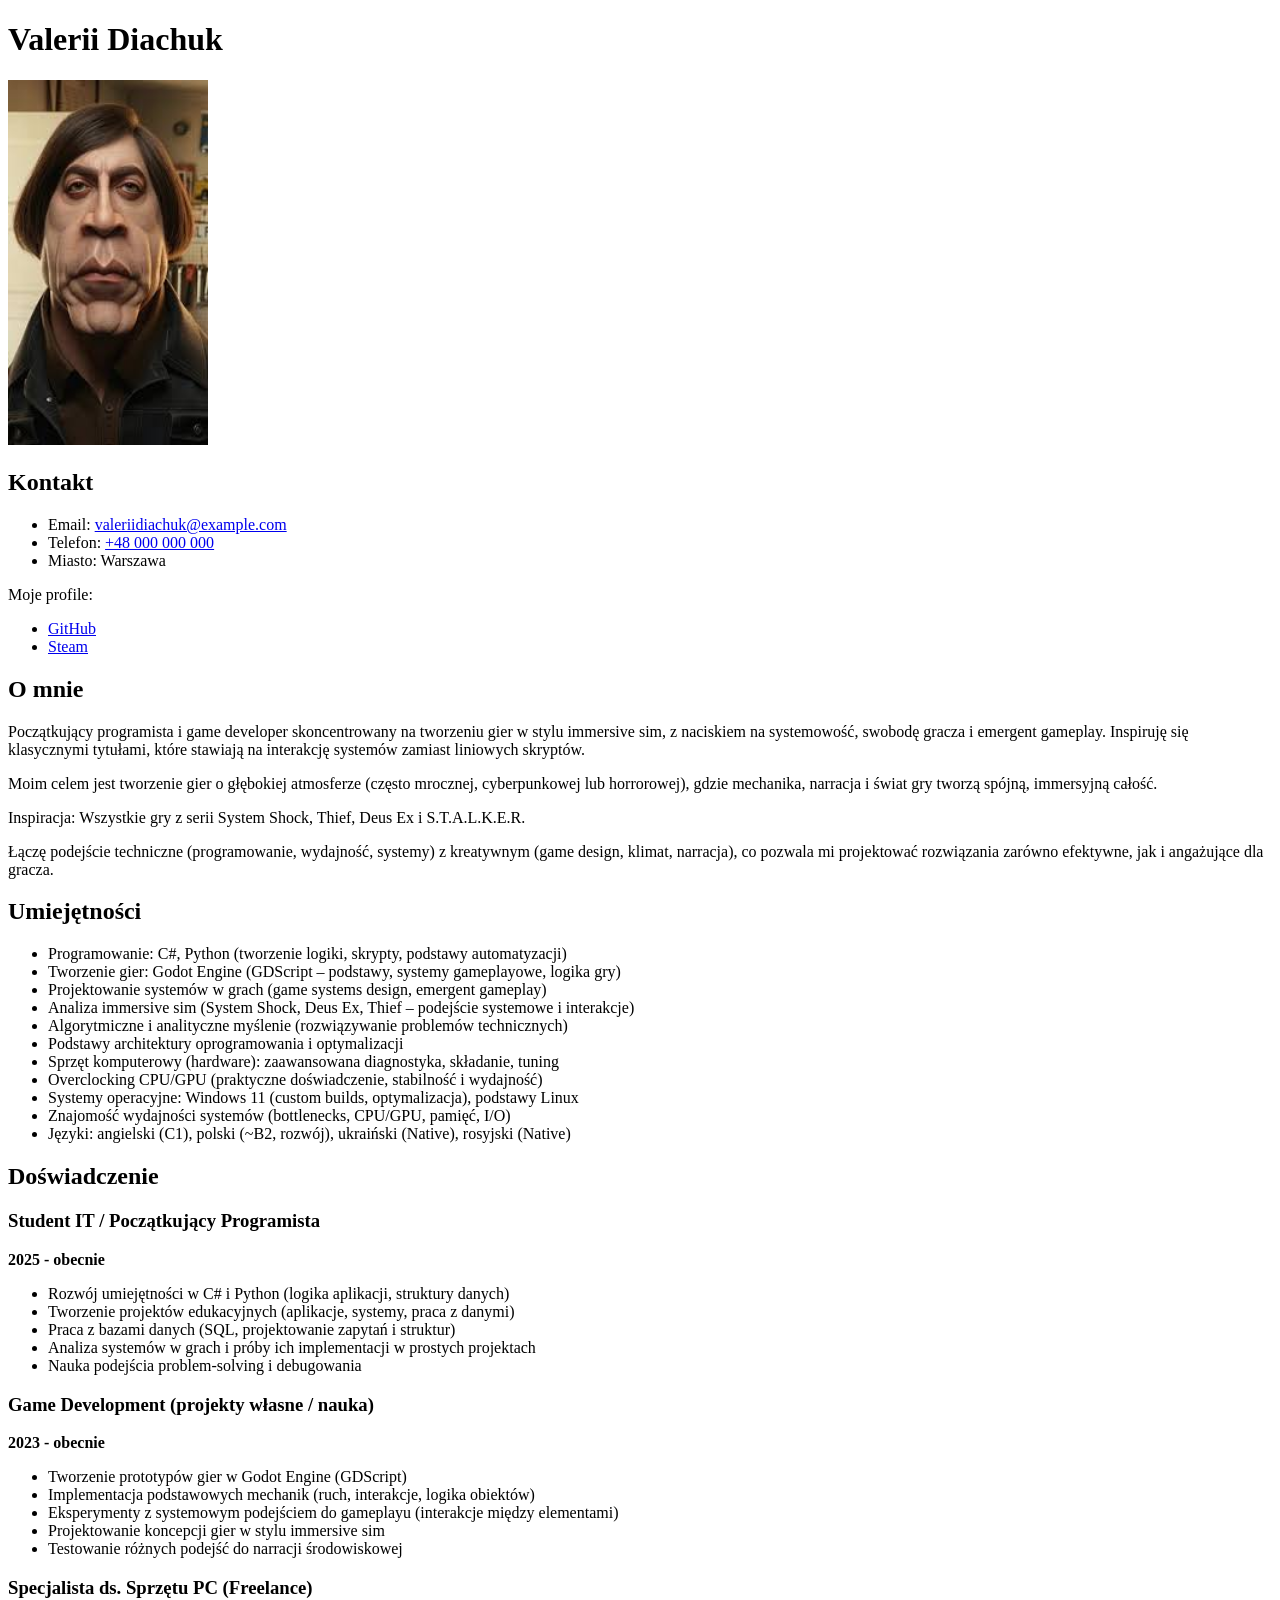
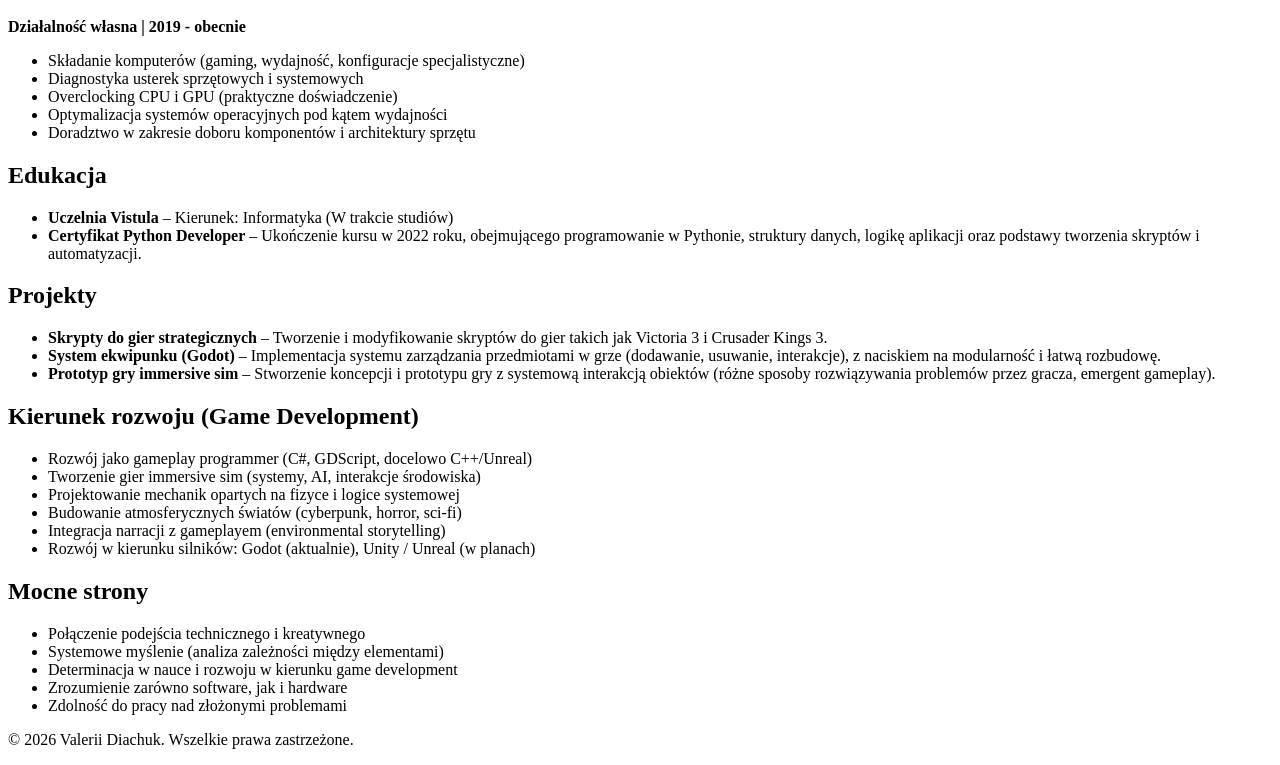
<file: zad1_cv/index.html>
<!DOCTYPE html>
<html lang="pl">
<head>
    <meta charset="UTF-8">
    <meta name="viewport" content="width=device-width, initial-scale=1.0">
    <title>CV - Valerii Diachuk</title>
</head>
<body>

    <header>
        <h1>Valerii Diachuk</h1>
        <img src="ja.jpg" alt="Zdjęcie profilowe Valerii Diachuk" width="200">
    </header>

    <main>

        <section>
            <h2>Kontakt</h2>
            <ul>
                <li>Email: <a href="mailto:valeriidiachuk@example.com">valeriidiachuk@example.com</a></li>
                <li>Telefon: <a href="tel:+48000000000">+48 000 000 000</a></li>
                <li>Miasto: Warszawa</li>
            </ul>
            <p>Moje profile:</p>
            <ul>
                <li><a href="https://github.com/VD77608" target="_blank" rel="noopener noreferrer">GitHub</a></li>
                <li><a href="https://steamcommunity.com/id/sonofmotherland/" target="_blank" rel="noopener noreferrer">Steam</a></li>
            </ul>
        </section>

        <section>
            <h2>O mnie</h2>
            <p>
                Początkujący programista i game developer skoncentrowany na tworzeniu gier w stylu immersive sim,
                z naciskiem na systemowość, swobodę gracza i emergent gameplay. Inspiruję się klasycznymi tytułami,
                które stawiają na interakcję systemów zamiast liniowych skryptów.
            </p>
            <p>
                Moim celem jest tworzenie gier o głębokiej atmosferze (często mrocznej, cyberpunkowej lub horrorowej),
                gdzie mechanika, narracja i świat gry tworzą spójną, immersyjną całość.
            </p>
            <p>
                Inspiracja: Wszystkie gry z serii System Shock, Thief, Deus Ex i S.T.A.L.K.E.R.
            </p>
            <p>
                Łączę podejście techniczne (programowanie, wydajność, systemy) z kreatywnym (game design, klimat, narracja),
                co pozwala mi projektować rozwiązania zarówno efektywne, jak i angażujące dla gracza.
            </p>
        </section>

        <section>
            <h2>Umiejętności</h2>
            <ul>
                <li>Programowanie: C#, Python (tworzenie logiki, skrypty, podstawy automatyzacji)</li>
                <li>Tworzenie gier: Godot Engine (GDScript – podstawy, systemy gameplayowe, logika gry)</li>
                <li>Projektowanie systemów w grach (game systems design, emergent gameplay)</li>
                <li>Analiza immersive sim (System Shock, Deus Ex, Thief – podejście systemowe i interakcje)</li>
                <li>Algorytmiczne i analityczne myślenie (rozwiązywanie problemów technicznych)</li>
                <li>Podstawy architektury oprogramowania i optymalizacji</li>
                <li>Sprzęt komputerowy (hardware): zaawansowana diagnostyka, składanie, tuning</li>
                <li>Overclocking CPU/GPU (praktyczne doświadczenie, stabilność i wydajność)</li>
                <li>Systemy operacyjne: Windows 11 (custom builds, optymalizacja), podstawy Linux</li>
                <li>Znajomość wydajności systemów (bottlenecks, CPU/GPU, pamięć, I/O)</li>
                <li>Języki: angielski (C1), polski (~B2, rozwój), ukraiński (Native), rosyjski (Native)</li>
            </ul>
        </section>

        <section>
            <h2>Doświadczenie</h2>

            <article>
                <h3>Student IT / Początkujący Programista</h3>
                <p><strong>2025 - obecnie</strong></p>
                <ul>
                    <li>Rozwój umiejętności w C# i Python (logika aplikacji, struktury danych)</li>
                    <li>Tworzenie projektów edukacyjnych (aplikacje, systemy, praca z danymi)</li>
                    <li>Praca z bazami danych (SQL, projektowanie zapytań i struktur)</li>
                    <li>Analiza systemów w grach i próby ich implementacji w prostych projektach</li>
                    <li>Nauka podejścia problem-solving i debugowania</li>
                </ul>
            </article>

            <article>
                <h3>Game Development (projekty własne / nauka)</h3>
                <p><strong>2023 - obecnie</strong></p>
                <ul>
                    <li>Tworzenie prototypów gier w Godot Engine (GDScript)</li>
                    <li>Implementacja podstawowych mechanik (ruch, interakcje, logika obiektów)</li>
                    <li>Eksperymenty z systemowym podejściem do gameplayu (interakcje między elementami)</li>
                    <li>Projektowanie koncepcji gier w stylu immersive sim</li>
                    <li>Testowanie różnych podejść do narracji środowiskowej</li>
                </ul>
            </article>

            <article>
                <h3>Specjalista ds. Sprzętu PC (Freelance)</h3>
                <p><strong>Działalność własna | 2019 - obecnie</strong></p>
                <ul>
                    <li>Składanie komputerów (gaming, wydajność, konfiguracje specjalistyczne)</li>
                    <li>Diagnostyka usterek sprzętowych i systemowych</li>
                    <li>Overclocking CPU i GPU (praktyczne doświadczenie)</li>
                    <li>Optymalizacja systemów operacyjnych pod kątem wydajności</li>
                    <li>Doradztwo w zakresie doboru komponentów i architektury sprzętu</li>
                </ul>
            </article>

        </section>

        <section>
            <h2>Edukacja</h2>
            <ul>
                <li><strong>Uczelnia Vistula</strong> – Kierunek: Informatyka (W trakcie studiów)</li>
                <li><strong>Certyfikat Python Developer</strong> – Ukończenie kursu w 2022 roku, obejmującego programowanie w Pythonie, struktury danych, logikę aplikacji oraz podstawy tworzenia skryptów i automatyzacji.</li>
            </ul>
        </section>

        <section>
            <h2>Projekty</h2>
            <ul>
                <li><strong>Skrypty do gier strategicznych</strong> – Tworzenie i modyfikowanie skryptów do gier takich jak Victoria 3 i Crusader Kings 3.</li>
                <li><strong>System ekwipunku (Godot)</strong> – Implementacja systemu zarządzania przedmiotami w grze (dodawanie, usuwanie, interakcje), z naciskiem na modularność i łatwą rozbudowę.</li>
                <li><strong>Prototyp gry immersive sim</strong> – Stworzenie koncepcji i prototypu gry z systemową interakcją obiektów (różne sposoby rozwiązywania problemów przez gracza, emergent gameplay).</li>
            </ul>
        </section>

        <section>
            <h2>Kierunek rozwoju (Game Development)</h2>
            <ul>
                <li>Rozwój jako gameplay programmer (C#, GDScript, docelowo C++/Unreal)</li>
                <li>Tworzenie gier immersive sim (systemy, AI, interakcje środowiska)</li>
                <li>Projektowanie mechanik opartych na fizyce i logice systemowej</li>
                <li>Budowanie atmosferycznych światów (cyberpunk, horror, sci-fi)</li>
                <li>Integracja narracji z gameplayem (environmental storytelling)</li>
                <li>Rozwój w kierunku silników: Godot (aktualnie), Unity / Unreal (w planach)</li>
            </ul>
        </section>

        <section>
            <h2>Mocne strony</h2>
            <ul>
                <li>Połączenie podejścia technicznego i kreatywnego</li>
                <li>Systemowe myślenie (analiza zależności między elementami)</li>
                <li>Determinacja w nauce i rozwoju w kierunku game development</li>
                <li>Zrozumienie zarówno software, jak i hardware</li>
                <li>Zdolność do pracy nad złożonymi problemami</li>
            </ul>
        </section>

    </main>

    <footer>
        <p>&copy; 2026 Valerii Diachuk. Wszelkie prawa zastrzeżone.</p>
    </footer>

</body>
</html>
</file>
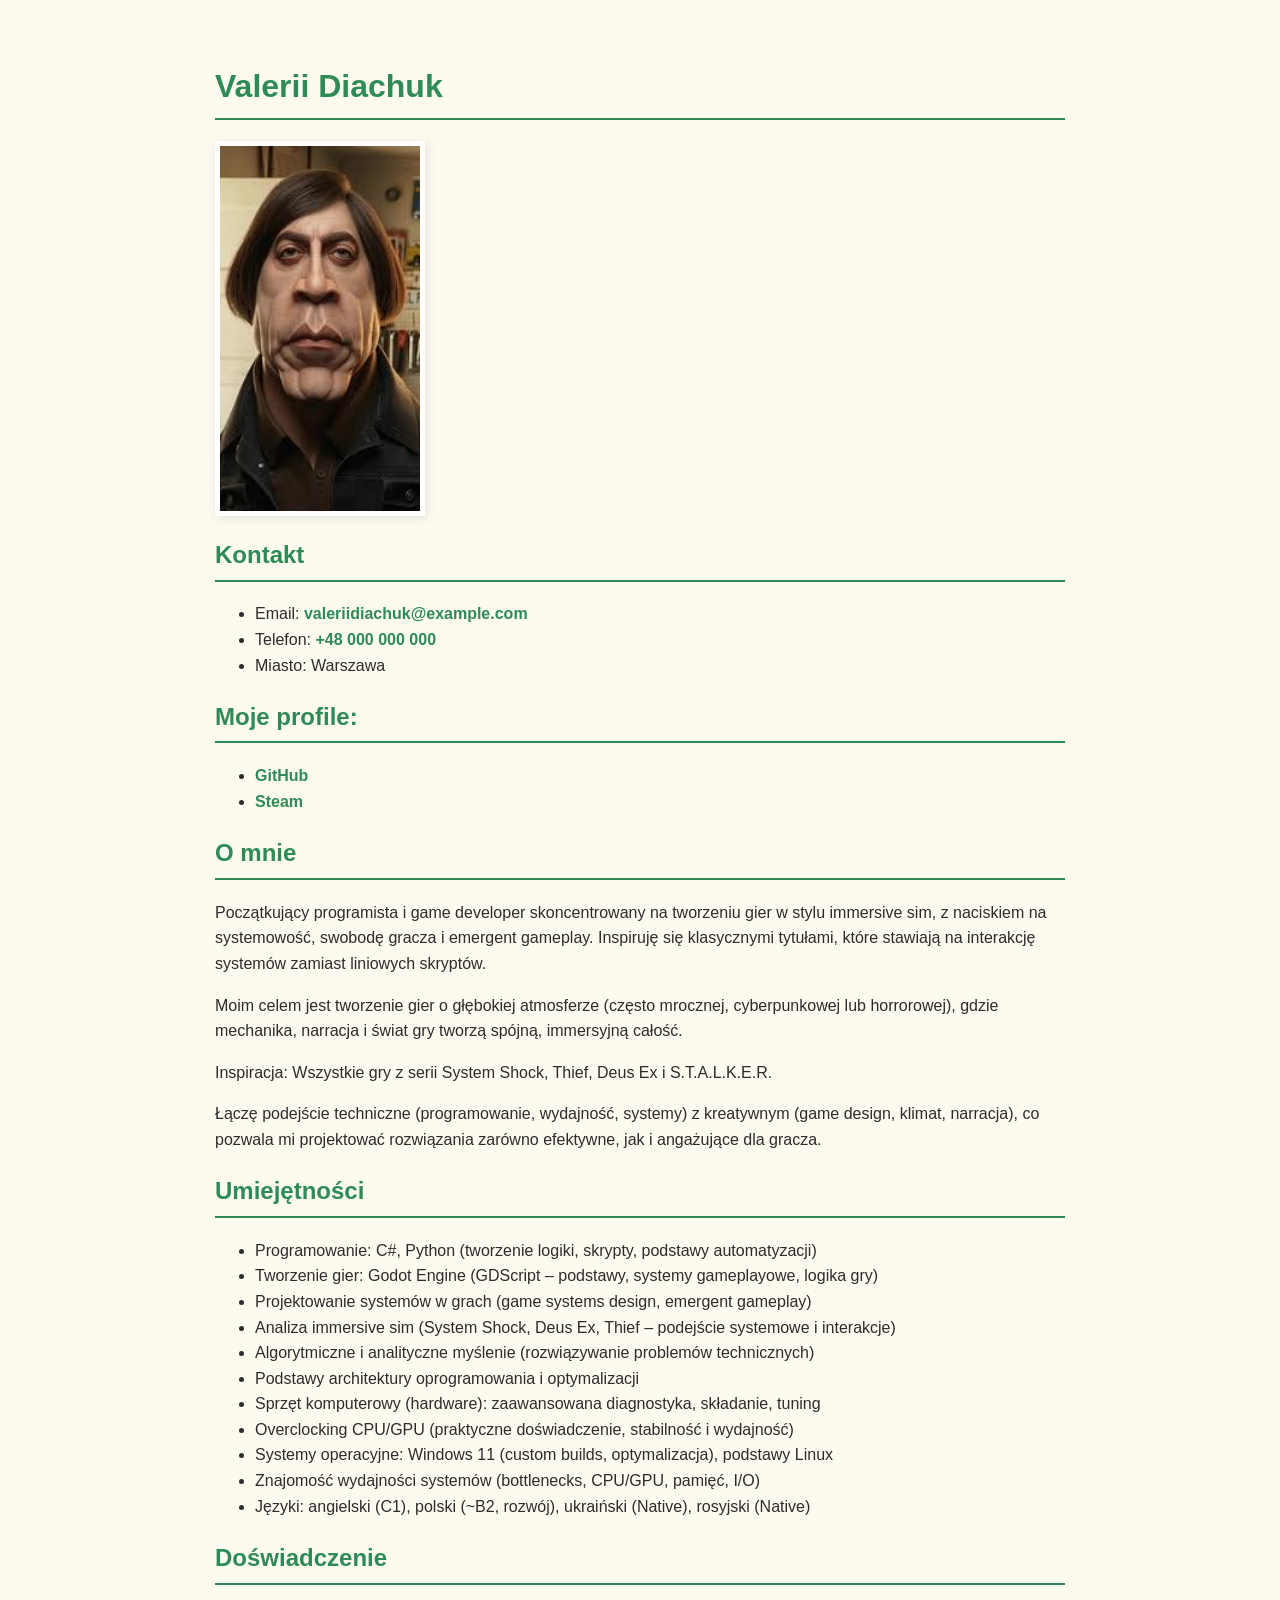
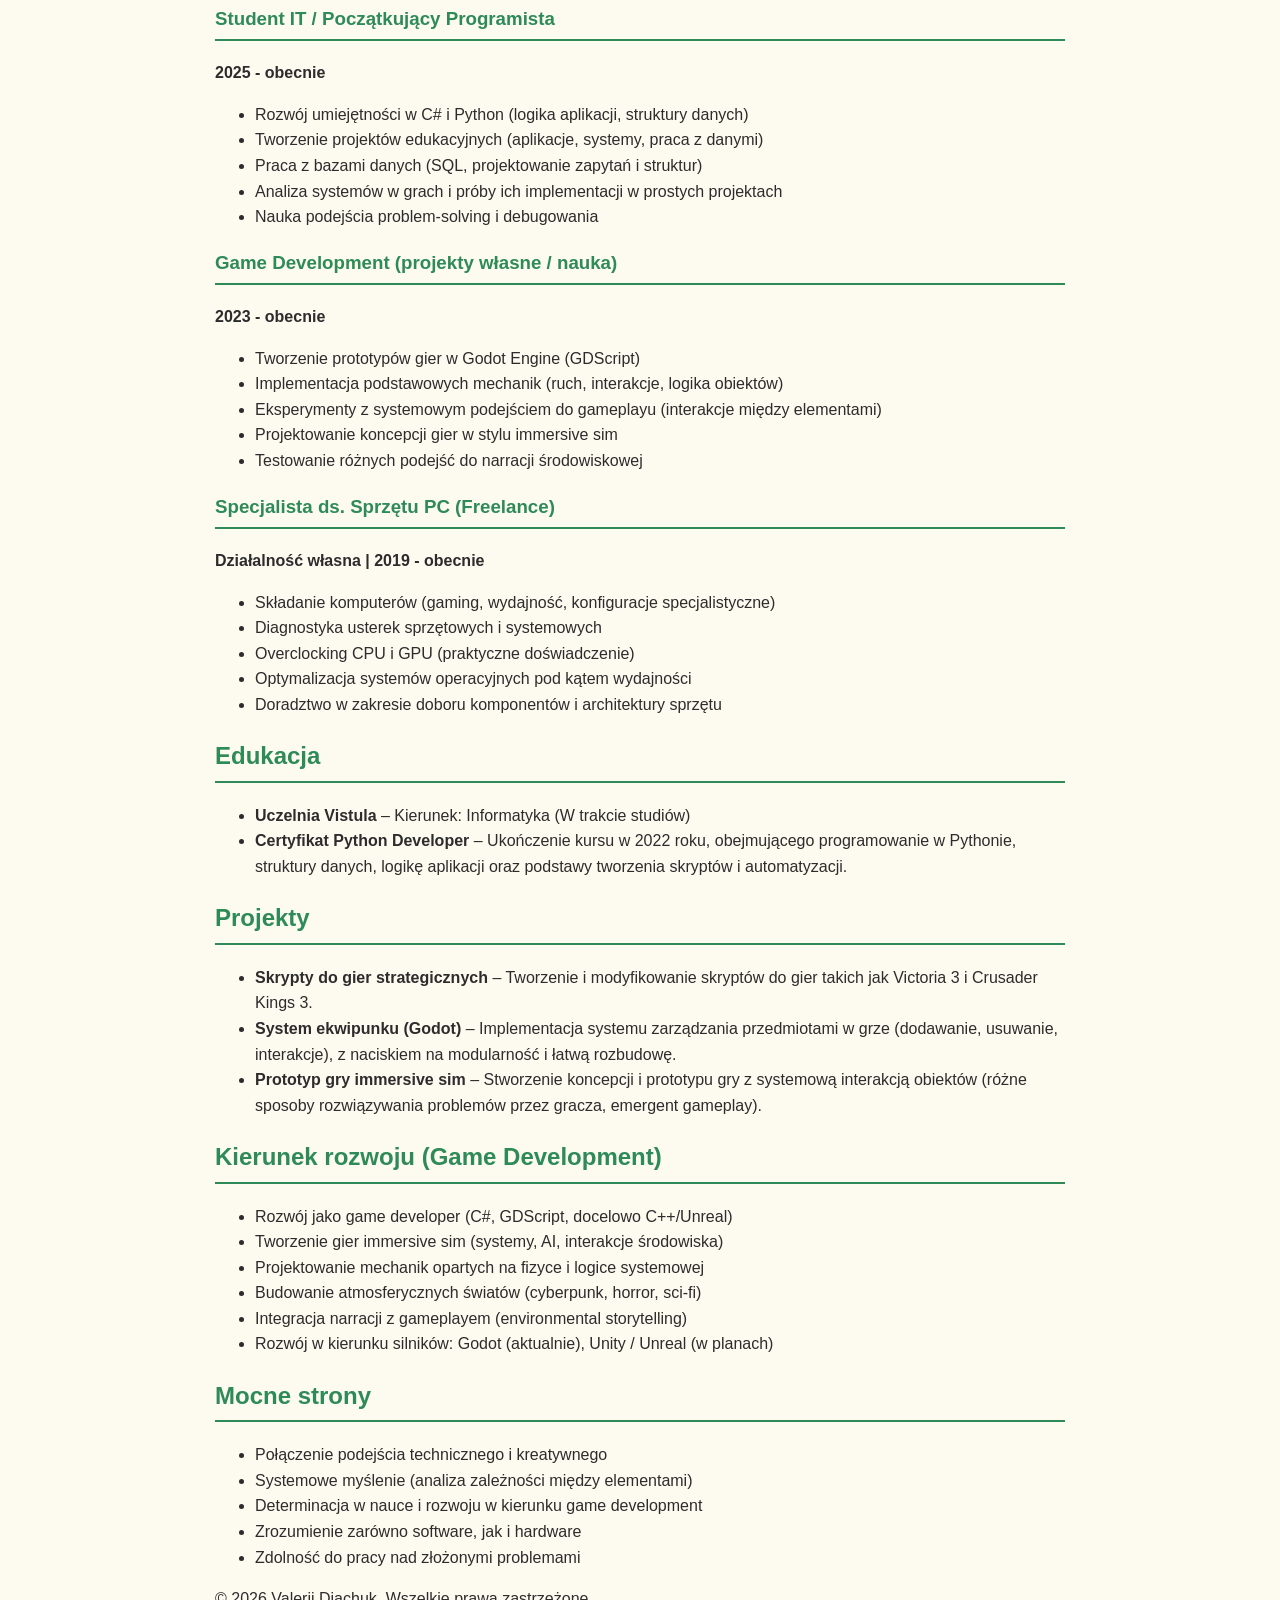
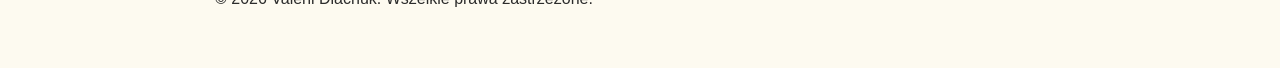
<file: zad2_css/index.html>
<!DOCTYPE html>
<html lang="pl">
<head>
    <link rel="stylesheet" href="styles.css">
    <meta charset="UTF-8">
    <meta name="viewport" content="width=device-width, initial-scale=1.0">
    <title>CV - Valerii Diachuk</title>
</head>
<body>

    <header>
        <h1>Valerii Diachuk</h1>
        <img src="ja.jpg" alt="Zdjęcie profilowe Valerii Diachuk">
    </header>

    <main>

        <section>
            <h2>Kontakt</h2>
            <ul>
                <li>Email: <a href="mailto:valeriidiachuk@example.com">valeriidiachuk@example.com</a></li>
                <li>Telefon: <a href="tel:+48000000000">+48 000 000 000</a></li>
                <li>Miasto: Warszawa</li>
            </ul>
            <h2>Moje profile:</h2>
            <ul>
                <li><a href="https://github.com/VD77608" target="_blank" rel="noopener noreferrer">GitHub</a></li>
                <li><a href="https://steamcommunity.com/id/sonofmotherland/" target="_blank" rel="noopener noreferrer">Steam</a></li>
            </ul>
        </section>

        <section>
            <h2>O mnie</h2>
            <p>
                Początkujący programista i game developer skoncentrowany na tworzeniu gier w stylu immersive sim,
                z naciskiem na systemowość, swobodę gracza i emergent gameplay. Inspiruję się klasycznymi tytułami,
                które stawiają na interakcję systemów zamiast liniowych skryptów.
            </p>
            <p>
                Moim celem jest tworzenie gier o głębokiej atmosferze (często mrocznej, cyberpunkowej lub horrorowej),
                gdzie mechanika, narracja i świat gry tworzą spójną, immersyjną całość.
            </p>
            <p>
                Inspiracja: Wszystkie gry z serii System Shock, Thief, Deus Ex i S.T.A.L.K.E.R.
            </p>
            <p>
                Łączę podejście techniczne (programowanie, wydajność, systemy) z kreatywnym (game design, klimat, narracja),
                co pozwala mi projektować rozwiązania zarówno efektywne, jak i angażujące dla gracza.
            </p>
        </section>

        <section>
            <h2>Umiejętności</h2>
            <ul>
                <li>Programowanie: C#, Python (tworzenie logiki, skrypty, podstawy automatyzacji)</li>
                <li>Tworzenie gier: Godot Engine (GDScript – podstawy, systemy gameplayowe, logika gry)</li>
                <li>Projektowanie systemów w grach (game systems design, emergent gameplay)</li>
                <li>Analiza immersive sim (System Shock, Deus Ex, Thief – podejście systemowe i interakcje)</li>
                <li>Algorytmiczne i analityczne myślenie (rozwiązywanie problemów technicznych)</li>
                <li>Podstawy architektury oprogramowania i optymalizacji</li>
                <li>Sprzęt komputerowy (hardware): zaawansowana diagnostyka, składanie, tuning</li>
                <li>Overclocking CPU/GPU (praktyczne doświadczenie, stabilność i wydajność)</li>
                <li>Systemy operacyjne: Windows 11 (custom builds, optymalizacja), podstawy Linux</li>
                <li>Znajomość wydajności systemów (bottlenecks, CPU/GPU, pamięć, I/O)</li>
                <li>Języki: angielski (C1), polski (~B2, rozwój), ukraiński (Native), rosyjski (Native)</li>
            </ul>
        </section>

        <section>
            <h2>Doświadczenie</h2>

            <article>
                <h3>Student IT / Początkujący Programista</h3>
                <p><strong>2025 - obecnie</strong></p>
                <ul>
                    <li>Rozwój umiejętności w C# i Python (logika aplikacji, struktury danych)</li>
                    <li>Tworzenie projektów edukacyjnych (aplikacje, systemy, praca z danymi)</li>
                    <li>Praca z bazami danych (SQL, projektowanie zapytań i struktur)</li>
                    <li>Analiza systemów w grach i próby ich implementacji w prostych projektach</li>
                    <li>Nauka podejścia problem-solving i debugowania</li>
                </ul>
            </article>

            <article>
                <h3>Game Development (projekty własne / nauka)</h3>
                <p><strong>2023 - obecnie</strong></p>
                <ul>
                    <li>Tworzenie prototypów gier w Godot Engine (GDScript)</li>
                    <li>Implementacja podstawowych mechanik (ruch, interakcje, logika obiektów)</li>
                    <li>Eksperymenty z systemowym podejściem do gameplayu (interakcje między elementami)</li>
                    <li>Projektowanie koncepcji gier w stylu immersive sim</li>
                    <li>Testowanie różnych podejść do narracji środowiskowej</li>
                </ul>
            </article>

            <article>
                <h3>Specjalista ds. Sprzętu PC (Freelance)</h3>
                <p><strong>Działalność własna | 2019 - obecnie</strong></p>
                <ul>
                    <li>Składanie komputerów (gaming, wydajność, konfiguracje specjalistyczne)</li>
                    <li>Diagnostyka usterek sprzętowych i systemowych</li>
                    <li>Overclocking CPU i GPU (praktyczne doświadczenie)</li>
                    <li>Optymalizacja systemów operacyjnych pod kątem wydajności</li>
                    <li>Doradztwo w zakresie doboru komponentów i architektury sprzętu</li>
                </ul>
            </article>

        </section>

        <section>
            <h2>Edukacja</h2>
            <ul>
                <li><strong>Uczelnia Vistula</strong> – Kierunek: Informatyka (W trakcie studiów)</li>
                <li><strong>Certyfikat Python Developer</strong> – Ukończenie kursu w 2022 roku, obejmującego programowanie w Pythonie, struktury danych, logikę aplikacji oraz podstawy tworzenia skryptów i automatyzacji.</li>
            </ul>
        </section>

        <section>
            <h2>Projekty</h2>
            <ul>
                <li><strong>Skrypty do gier strategicznych</strong> – Tworzenie i modyfikowanie skryptów do gier takich jak Victoria 3 i Crusader Kings 3.</li>
                <li><strong>System ekwipunku (Godot)</strong> – Implementacja systemu zarządzania przedmiotami w grze (dodawanie, usuwanie, interakcje), z naciskiem na modularność i łatwą rozbudowę.</li>
                <li><strong>Prototyp gry immersive sim</strong> – Stworzenie koncepcji i prototypu gry z systemową interakcją obiektów (różne sposoby rozwiązywania problemów przez gracza, emergent gameplay).</li>
            </ul>
        </section>

        <section>
            <h2>Kierunek rozwoju (Game Development)</h2>
            <ul>
                <li>Rozwój jako game developer (C#, GDScript, docelowo C++/Unreal)</li>
                <li>Tworzenie gier immersive sim (systemy, AI, interakcje środowiska)</li>
                <li>Projektowanie mechanik opartych na fizyce i logice systemowej</li>
                <li>Budowanie atmosferycznych światów (cyberpunk, horror, sci-fi)</li>
                <li>Integracja narracji z gameplayem (environmental storytelling)</li>
                <li>Rozwój w kierunku silników: Godot (aktualnie), Unity / Unreal (w planach)</li>
            </ul>
        </section>

        <section>
            <h2>Mocne strony</h2>
            <ul>
                <li>Połączenie podejścia technicznego i kreatywnego</li>
                <li>Systemowe myślenie (analiza zależności między elementami)</li>
                <li>Determinacja w nauce i rozwoju w kierunku game development</li>
                <li>Zrozumienie zarówno software, jak i hardware</li>
                <li>Zdolność do pracy nad złożonymi problemami</li>
            </ul>
        </section>

    </main>

    <footer>
        <p>&copy; 2026 Valerii Diachuk. Wszelkie prawa zastrzeżone.</p>
    </footer>

</body>
</html>
</file>
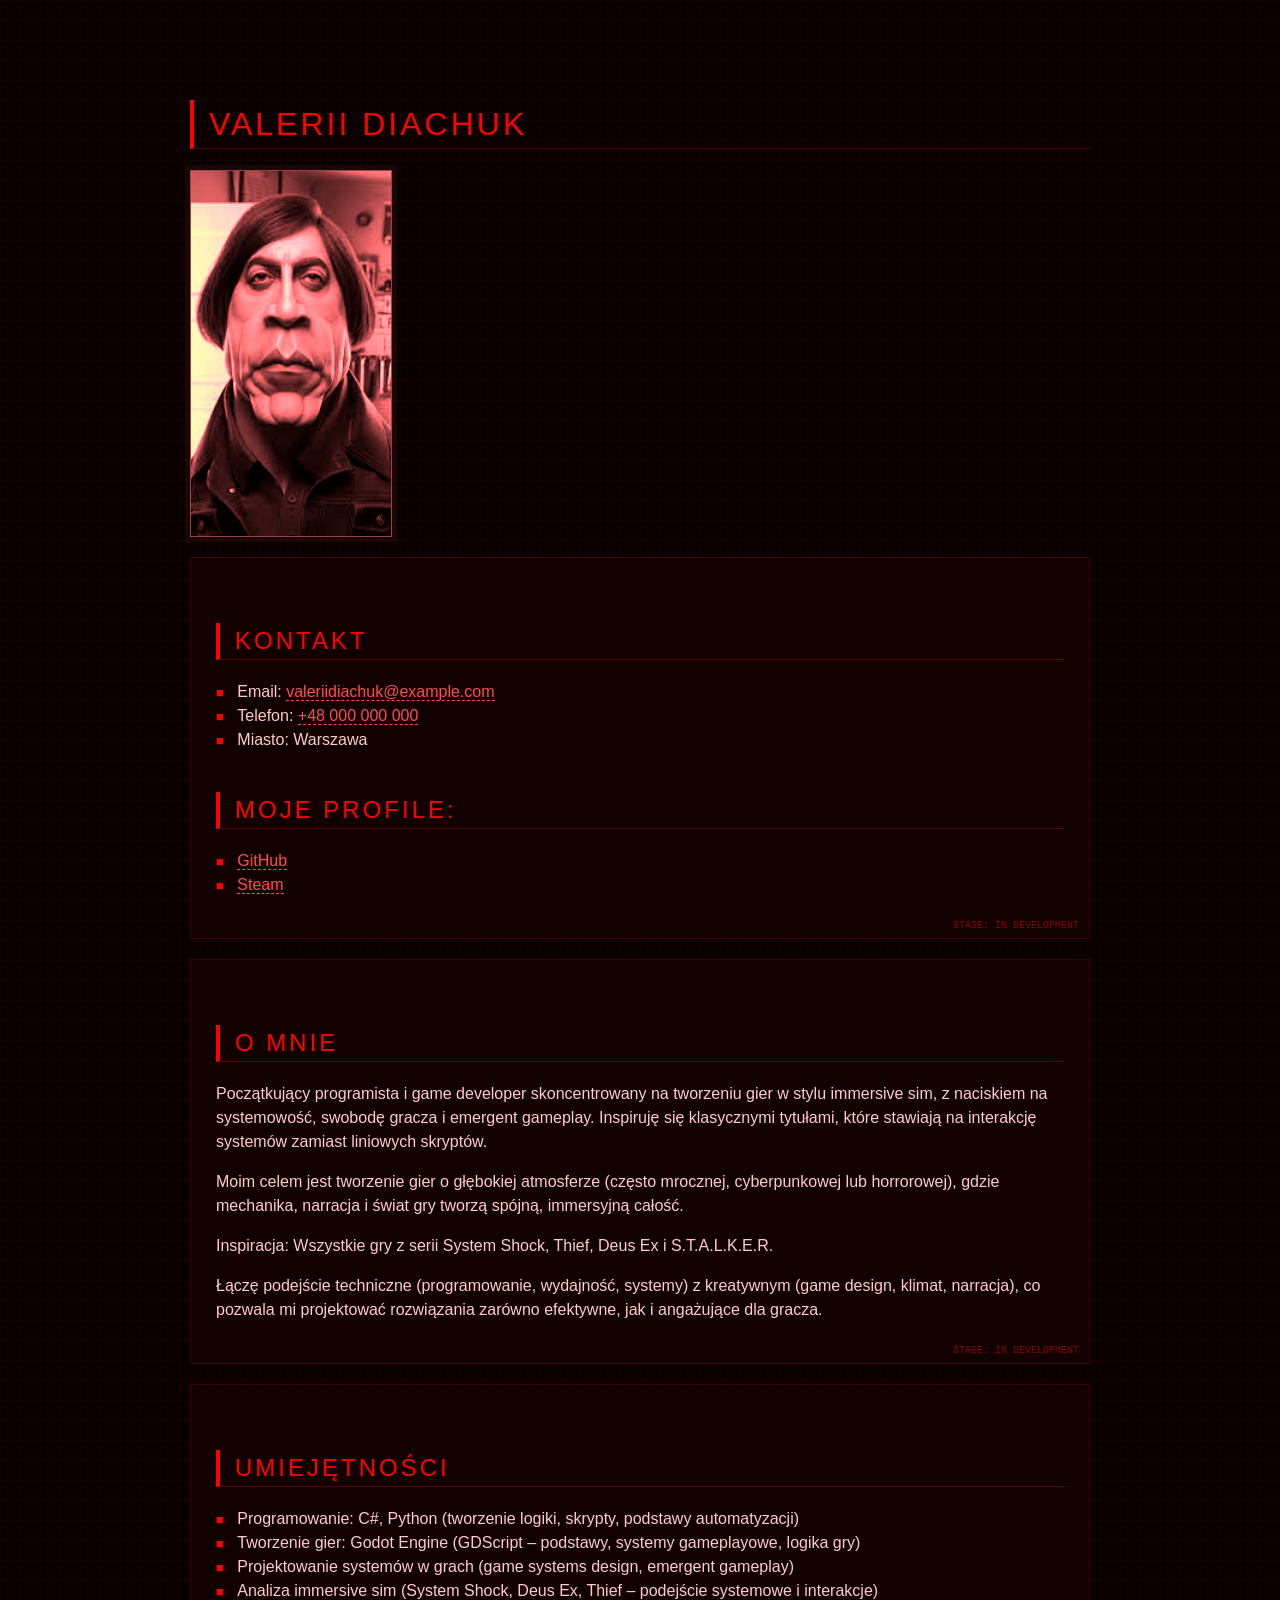
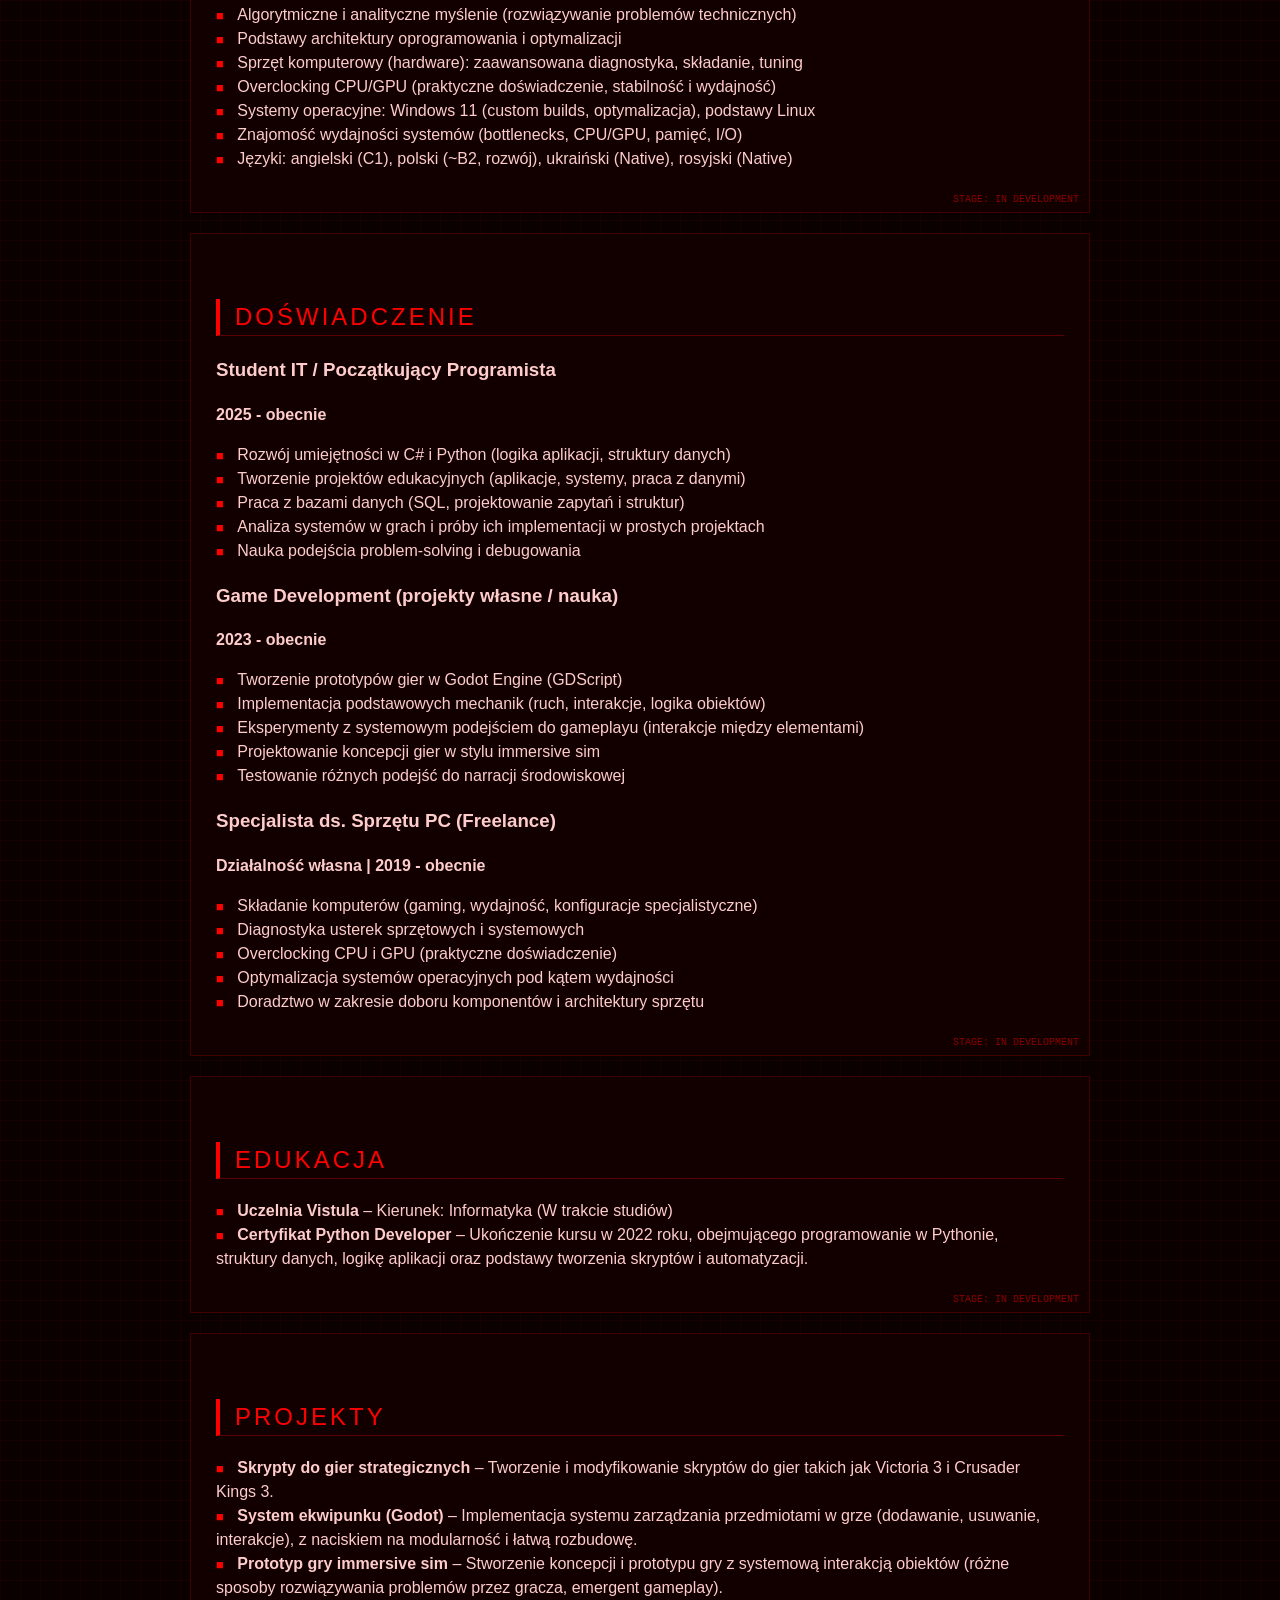
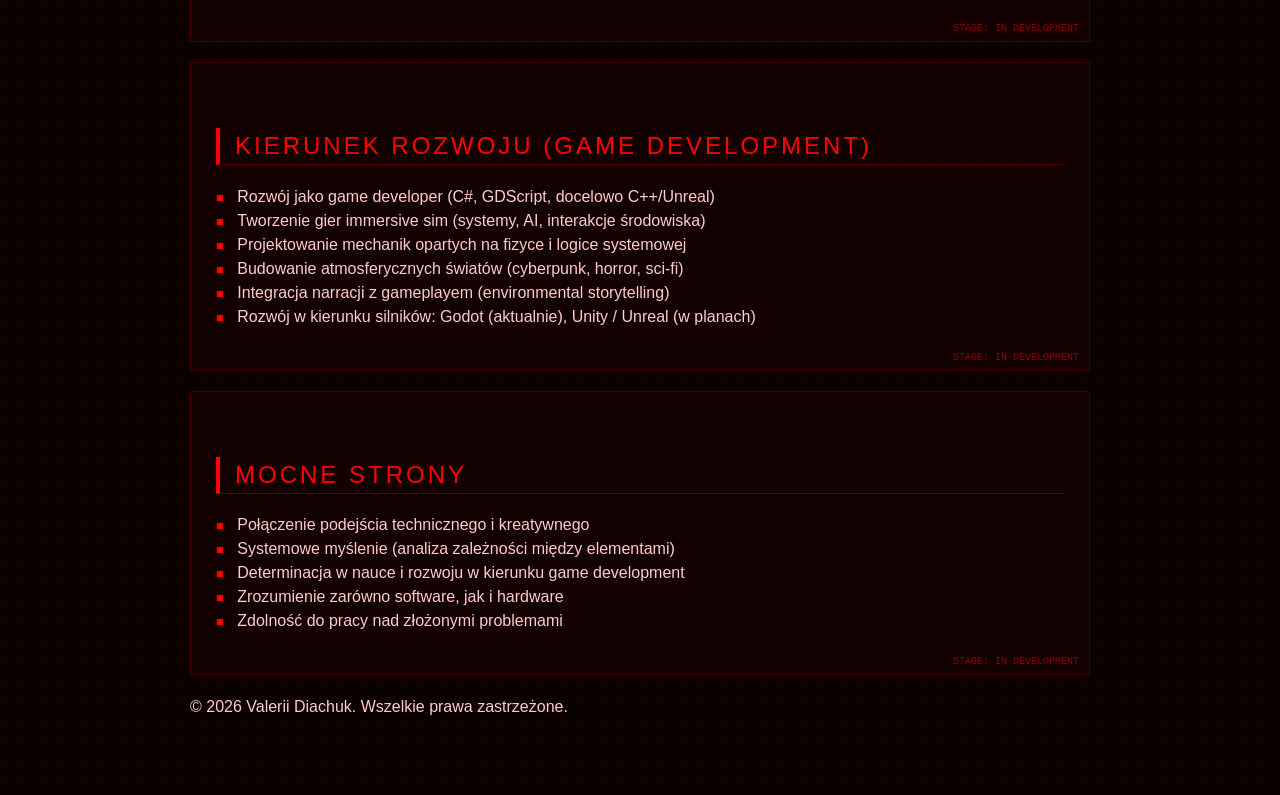
<file: zad3_motyw/index.html>
<!DOCTYPE html>
<html lang="pl">
<head>
    <link rel="stylesheet" href="red.css">
    <meta charset="UTF-8">
    <meta name="viewport" content="width=device-width, initial-scale=1.0">
    <title>CV - Valerii Diachuk</title>
</head>
<body>

    <header>
        <h1>Valerii Diachuk</h1>
        <img src="ja.jpg" alt="Zdjęcie profilowe Valerii Diachuk">
    </header>

    <main>

        <section>
            <h2>Kontakt</h2>
            <ul>
                <li>Email: <a href="mailto:valeriidiachuk@example.com">valeriidiachuk@example.com</a></li>
                <li>Telefon: <a href="tel:+48000000000">+48 000 000 000</a></li>
                <li>Miasto: Warszawa</li>
            </ul>
            <h2>Moje profile:</h2>
            <ul>
                <li><a href="https://github.com/VD77608" target="_blank" rel="noopener noreferrer">GitHub</a></li>
                <li><a href="https://steamcommunity.com/id/sonofmotherland/" target="_blank" rel="noopener noreferrer">Steam</a></li>
            </ul>
        </section>

        <section>
            <h2>O mnie</h2>
            <p>
                Początkujący programista i game developer skoncentrowany na tworzeniu gier w stylu immersive sim,
                z naciskiem na systemowość, swobodę gracza i emergent gameplay. Inspiruję się klasycznymi tytułami,
                które stawiają na interakcję systemów zamiast liniowych skryptów.
            </p>
            <p>
                Moim celem jest tworzenie gier o głębokiej atmosferze (często mrocznej, cyberpunkowej lub horrorowej),
                gdzie mechanika, narracja i świat gry tworzą spójną, immersyjną całość.
            </p>
            <p>
                Inspiracja: Wszystkie gry z serii System Shock, Thief, Deus Ex i S.T.A.L.K.E.R.
            </p>
            <p>
                Łączę podejście techniczne (programowanie, wydajność, systemy) z kreatywnym (game design, klimat, narracja),
                co pozwala mi projektować rozwiązania zarówno efektywne, jak i angażujące dla gracza.
            </p>
        </section>

        <section>
            <h2>Umiejętności</h2>
            <ul>
                <li>Programowanie: C#, Python (tworzenie logiki, skrypty, podstawy automatyzacji)</li>
                <li>Tworzenie gier: Godot Engine (GDScript – podstawy, systemy gameplayowe, logika gry)</li>
                <li>Projektowanie systemów w grach (game systems design, emergent gameplay)</li>
                <li>Analiza immersive sim (System Shock, Deus Ex, Thief – podejście systemowe i interakcje)</li>
                <li>Algorytmiczne i analityczne myślenie (rozwiązywanie problemów technicznych)</li>
                <li>Podstawy architektury oprogramowania i optymalizacji</li>
                <li>Sprzęt komputerowy (hardware): zaawansowana diagnostyka, składanie, tuning</li>
                <li>Overclocking CPU/GPU (praktyczne doświadczenie, stabilność i wydajność)</li>
                <li>Systemy operacyjne: Windows 11 (custom builds, optymalizacja), podstawy Linux</li>
                <li>Znajomość wydajności systemów (bottlenecks, CPU/GPU, pamięć, I/O)</li>
                <li>Języki: angielski (C1), polski (~B2, rozwój), ukraiński (Native), rosyjski (Native)</li>
            </ul>
        </section>

        <section>
            <h2>Doświadczenie</h2>

            <article>
                <h3>Student IT / Początkujący Programista</h3>
                <p><strong>2025 - obecnie</strong></p>
                <ul>
                    <li>Rozwój umiejętności w C# i Python (logika aplikacji, struktury danych)</li>
                    <li>Tworzenie projektów edukacyjnych (aplikacje, systemy, praca z danymi)</li>
                    <li>Praca z bazami danych (SQL, projektowanie zapytań i struktur)</li>
                    <li>Analiza systemów w grach i próby ich implementacji w prostych projektach</li>
                    <li>Nauka podejścia problem-solving i debugowania</li>
                </ul>
            </article>

            <article>
                <h3>Game Development (projekty własne / nauka)</h3>
                <p><strong>2023 - obecnie</strong></p>
                <ul>
                    <li>Tworzenie prototypów gier w Godot Engine (GDScript)</li>
                    <li>Implementacja podstawowych mechanik (ruch, interakcje, logika obiektów)</li>
                    <li>Eksperymenty z systemowym podejściem do gameplayu (interakcje między elementami)</li>
                    <li>Projektowanie koncepcji gier w stylu immersive sim</li>
                    <li>Testowanie różnych podejść do narracji środowiskowej</li>
                </ul>
            </article>

            <article>
                <h3>Specjalista ds. Sprzętu PC (Freelance)</h3>
                <p><strong>Działalność własna | 2019 - obecnie</strong></p>
                <ul>
                    <li>Składanie komputerów (gaming, wydajność, konfiguracje specjalistyczne)</li>
                    <li>Diagnostyka usterek sprzętowych i systemowych</li>
                    <li>Overclocking CPU i GPU (praktyczne doświadczenie)</li>
                    <li>Optymalizacja systemów operacyjnych pod kątem wydajności</li>
                    <li>Doradztwo w zakresie doboru komponentów i architektury sprzętu</li>
                </ul>
            </article>

        </section>

        <section>
            <h2>Edukacja</h2>
            <ul>
                <li><strong>Uczelnia Vistula</strong> – Kierunek: Informatyka (W trakcie studiów)</li>
                <li><strong>Certyfikat Python Developer</strong> – Ukończenie kursu w 2022 roku, obejmującego programowanie w Pythonie, struktury danych, logikę aplikacji oraz podstawy tworzenia skryptów i automatyzacji.</li>
            </ul>
        </section>

        <section>
            <h2>Projekty</h2>
            <ul>
                <li><strong>Skrypty do gier strategicznych</strong> – Tworzenie i modyfikowanie skryptów do gier takich jak Victoria 3 i Crusader Kings 3.</li>
                <li><strong>System ekwipunku (Godot)</strong> – Implementacja systemu zarządzania przedmiotami w grze (dodawanie, usuwanie, interakcje), z naciskiem na modularność i łatwą rozbudowę.</li>
                <li><strong>Prototyp gry immersive sim</strong> – Stworzenie koncepcji i prototypu gry z systemową interakcją obiektów (różne sposoby rozwiązywania problemów przez gracza, emergent gameplay).</li>
            </ul>
        </section>

        <section>
            <h2>Kierunek rozwoju (Game Development)</h2>
            <ul>
                <li>Rozwój jako game developer (C#, GDScript, docelowo C++/Unreal)</li>
                <li>Tworzenie gier immersive sim (systemy, AI, interakcje środowiska)</li>
                <li>Projektowanie mechanik opartych na fizyce i logice systemowej</li>
                <li>Budowanie atmosferycznych światów (cyberpunk, horror, sci-fi)</li>
                <li>Integracja narracji z gameplayem (environmental storytelling)</li>
                <li>Rozwój w kierunku silników: Godot (aktualnie), Unity / Unreal (w planach)</li>
            </ul>
        </section>

        <section>
            <h2>Mocne strony</h2>
            <ul>
                <li>Połączenie podejścia technicznego i kreatywnego</li>
                <li>Systemowe myślenie (analiza zależności między elementami)</li>
                <li>Determinacja w nauce i rozwoju w kierunku game development</li>
                <li>Zrozumienie zarówno software, jak i hardware</li>
                <li>Zdolność do pracy nad złożonymi problemami</li>
            </ul>
        </section>

    </main>

    <footer>
        <p>&copy; 2026 Valerii Diachuk. Wszelkie prawa zastrzeżone.</p>
    </footer>

</body>
</html>
</file>
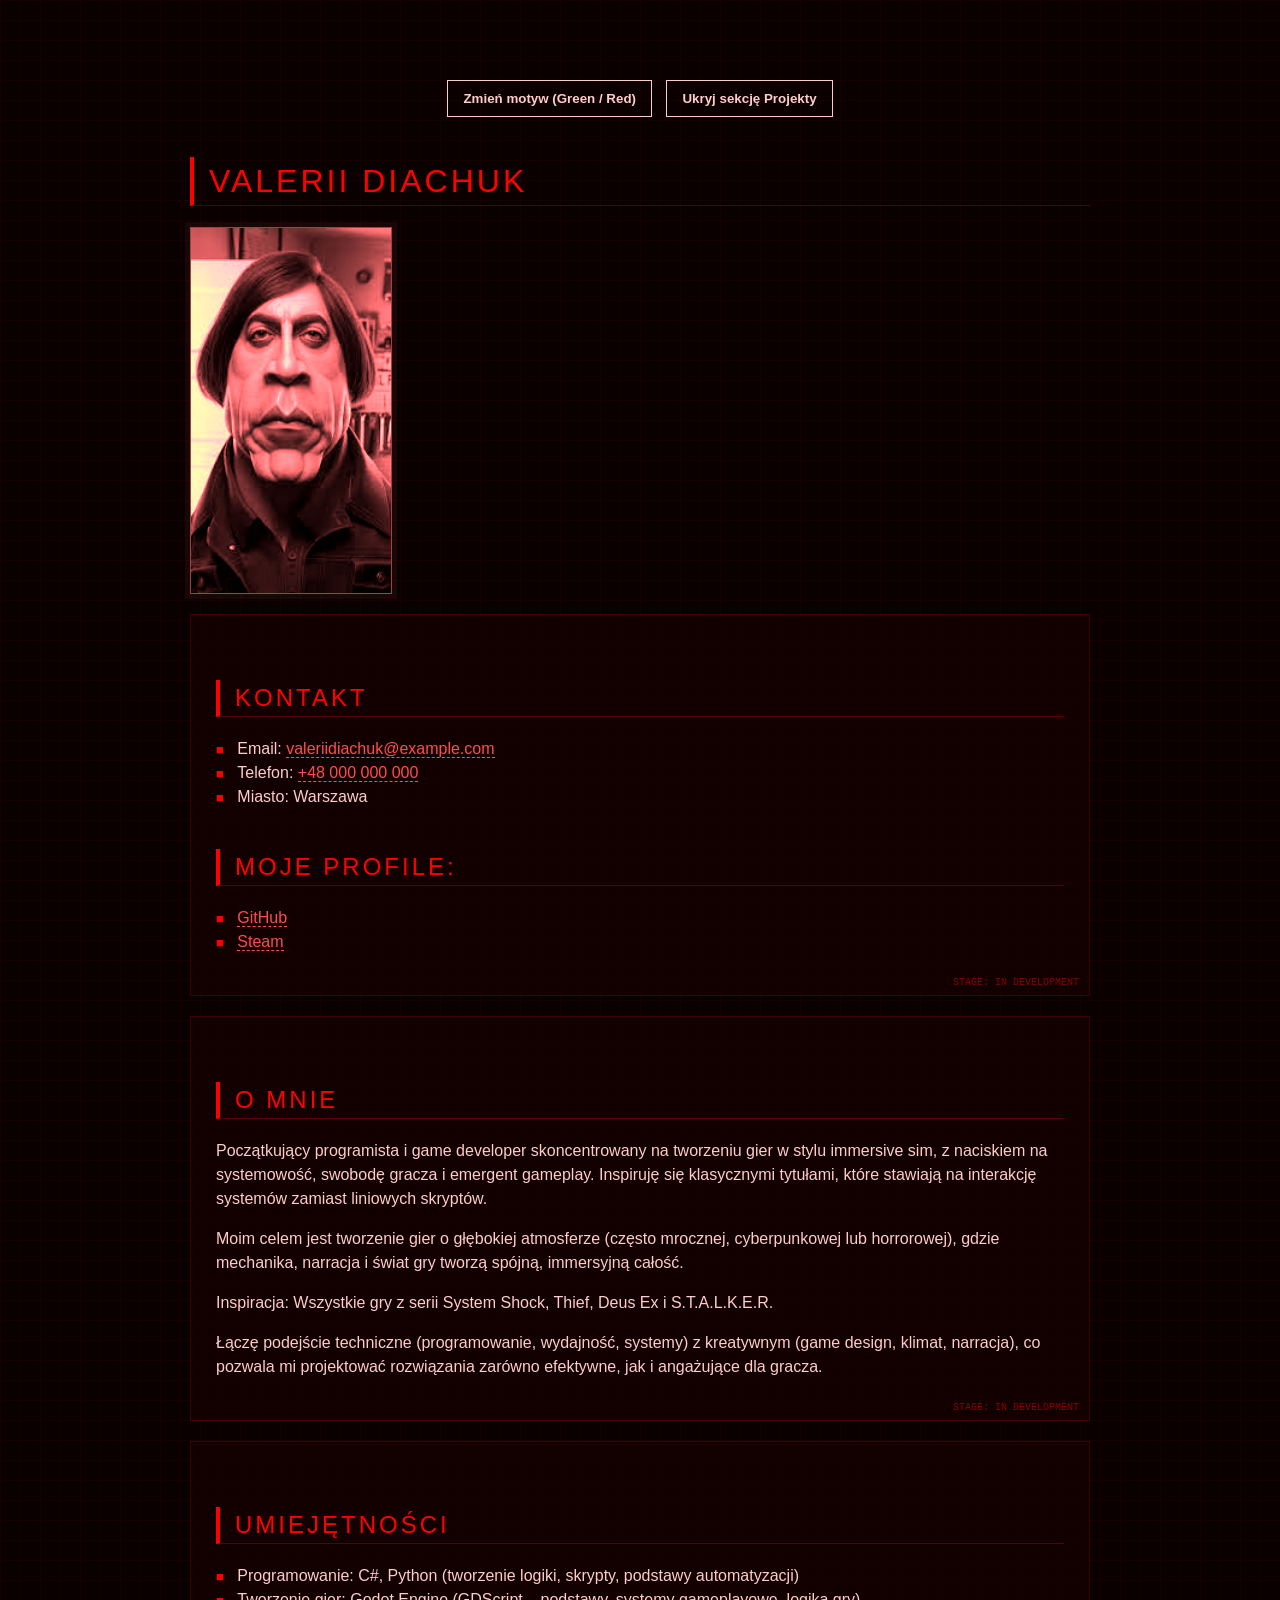
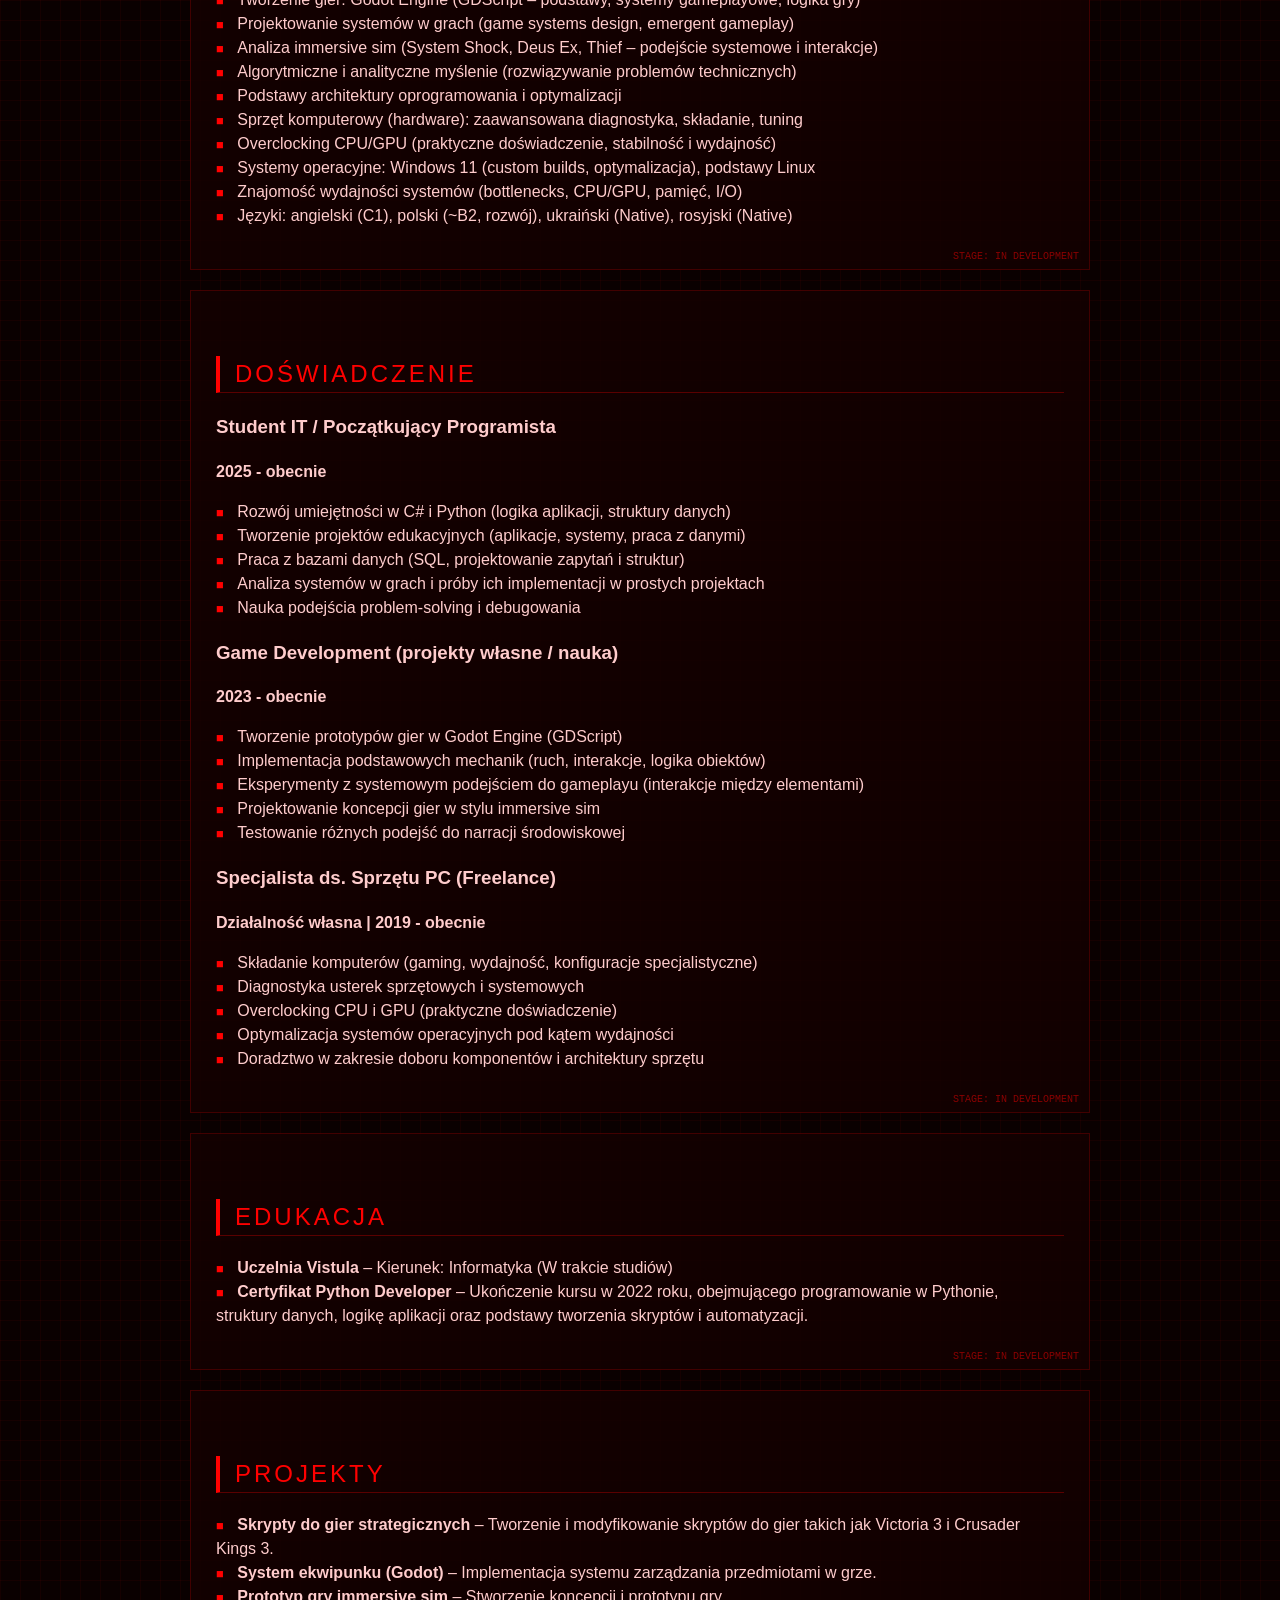
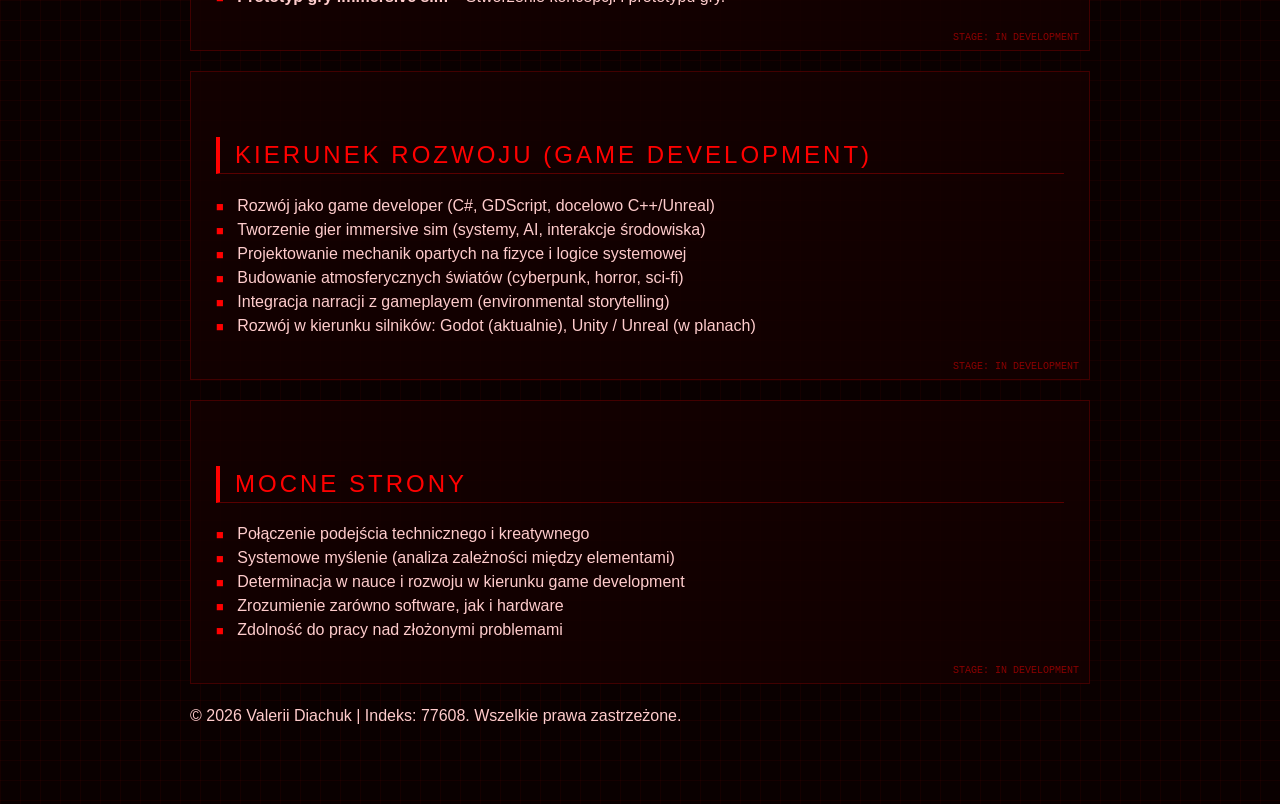
<file: zad4_javascript/index.html>
<!DOCTYPE html>
<html lang="pl">
<head>
    <meta charset="UTF-8">
    <meta name="viewport" content="width=device-width, initial-scale=1.0">
    <title>CV - Valerii Diachuk (77608)</title>
    <link id="themeStylesheet" rel="stylesheet" href="red.css">
    
    <style>
        .hidden {
        display: none !important;
        }
		.controls {
            text-align: center;
            margin-bottom: 20px;
            padding-top: 20px;
        }
        .controls button {
            padding: 10px 15px;
            margin: 0 5px;
            cursor: pointer;
            font-family: inherit;
            border: 1px solid currentColor;
            background: transparent;
            color: inherit;
            font-weight: bold;
            transition: opacity 0.2s;
        }
        .controls button:hover {
            opacity: 0.7;
        }
    </style>
</head>
<body>

    <header>
        <div class="controls">
            <button id="themeToggleBtn">Zmień motyw (Green / Red)</button>
            <button id="sectionToggleBtn">Ukryj sekcję Projekty</button>
        </div>

        <h1>Valerii Diachuk</h1>
        <img src="ja.jpg" alt="Zdjęcie profilowe Valerii Diachuk">
    </header>

    <main>

        <section>
            <h2>Kontakt</h2>
            <ul>
                <li>Email: <a href="mailto:valeriidiachuk@example.com">valeriidiachuk@example.com</a></li>
                <li>Telefon: <a href="tel:+48000000000">+48 000 000 000</a></li>
                <li>Miasto: Warszawa</li>
            </ul>
            <h2>Moje profile:</h2>
            <ul>
                <li><a href="https://github.com/VD77608" target="_blank" rel="noopener noreferrer">GitHub</a></li>
                <li><a href="https://steamcommunity.com/id/sonofmotherland/" target="_blank" rel="noopener noreferrer">Steam</a></li>
            </ul>
        </section>

        <section>
            <h2>O mnie</h2>
            <p>
                Początkujący programista i game developer skoncentrowany na tworzeniu gier w stylu immersive sim,
                z naciskiem na systemowość, swobodę gracza i emergent gameplay. Inspiruję się klasycznymi tytułami,
                które stawiają na interakcję systemów zamiast liniowych skryptów.
            </p>
            <p>
                Moim celem jest tworzenie gier o głębokiej atmosferze (często mrocznej, cyberpunkowej lub horrorowej),
                gdzie mechanika, narracja i świat gry tworzą spójną, immersyjną całość.
            </p>
            <p>
                Inspiracja: Wszystkie gry z serii System Shock, Thief, Deus Ex i S.T.A.L.K.E.R.
            </p>
            <p>
                Łączę podejście techniczne (programowanie, wydajność, systemy) z kreatywnym (game design, klimat, narracja),
                co pozwala mi projektować rozwiązania zarówno efektywne, jak i angażujące dla gracza.
            </p>
        </section>

        <section>
            <h2>Umiejętności</h2>
            <ul>
                <li>Programowanie: C#, Python (tworzenie logiki, skrypty, podstawy automatyzacji)</li>
                <li>Tworzenie gier: Godot Engine (GDScript – podstawy, systemy gameplayowe, logika gry)</li>
                <li>Projektowanie systemów w grach (game systems design, emergent gameplay)</li>
                <li>Analiza immersive sim (System Shock, Deus Ex, Thief – podejście systemowe i interakcje)</li>
                <li>Algorytmiczne i analityczne myślenie (rozwiązywanie problemów technicznych)</li>
                <li>Podstawy architektury oprogramowania i optymalizacji</li>
                <li>Sprzęt komputerowy (hardware): zaawansowana diagnostyka, składanie, tuning</li>
                <li>Overclocking CPU/GPU (praktyczne doświadczenie, stabilność i wydajność)</li>
                <li>Systemy operacyjne: Windows 11 (custom builds, optymalizacja), podstawy Linux</li>
                <li>Znajomość wydajności systemów (bottlenecks, CPU/GPU, pamięć, I/O)</li>
                <li>Języki: angielski (C1), polski (~B2, rozwój), ukraiński (Native), rosyjski (Native)</li>
            </ul>
        </section>

        <section>
            <h2>Doświadczenie</h2>
            <article>
                <h3>Student IT / Początkujący Programista</h3>
                <p><strong>2025 - obecnie</strong></p>
                <ul>
                    <li>Rozwój umiejętności w C# i Python (logika aplikacji, struktury danych)</li>
                    <li>Tworzenie projektów edukacyjnych (aplikacje, systemy, praca z danymi)</li>
                    <li>Praca z bazami danych (SQL, projektowanie zapytań i struktur)</li>
                    <li>Analiza systemów w grach i próby ich implementacji w prostych projektach</li>
                    <li>Nauka podejścia problem-solving i debugowania</li>
                </ul>
            </article>

            <article>
                <h3>Game Development (projekty własne / nauka)</h3>
                <p><strong>2023 - obecnie</strong></p>
                <ul>
                    <li>Tworzenie prototypów gier w Godot Engine (GDScript)</li>
                    <li>Implementacja podstawowych mechanik (ruch, interakcje, logika obiektów)</li>
                    <li>Eksperymenty z systemowym podejściem do gameplayu (interakcje między elementami)</li>
                    <li>Projektowanie koncepcji gier w stylu immersive sim</li>
                    <li>Testowanie różnych podejść do narracji środowiskowej</li>
                </ul>
            </article>

            <article>
                <h3>Specjalista ds. Sprzętu PC (Freelance)</h3>
                <p><strong>Działalność własna | 2019 - obecnie</strong></p>
                <ul>
                    <li>Składanie komputerów (gaming, wydajność, konfiguracje specjalistyczne)</li>
                    <li>Diagnostyka usterek sprzętowych i systemowych</li>
                    <li>Overclocking CPU i GPU (praktyczne doświadczenie)</li>
                    <li>Optymalizacja systemów operacyjnych pod kątem wydajności</li>
                    <li>Doradztwo w zakresie doboru komponentów i architektury sprzętu</li>
                </ul>
            </article>
        </section>

        <section>
            <h2>Edukacja</h2>
            <ul>
                <li><strong>Uczelnia Vistula</strong> – Kierunek: Informatyka (W trakcie studiów)</li>
                <li><strong>Certyfikat Python Developer</strong> – Ukończenie kursu w 2022 roku, obejmującego programowanie w Pythonie, struktury danych, logikę aplikacji oraz podstawy tworzenia skryptów i automatyzacji.</li>
            </ul>
        </section>

        <section id="projectsSection">
            <h2>Projekty</h2>
            <ul>
                <li><strong>Skrypty do gier strategicznych</strong> – Tworzenie i modyfikowanie skryptów do gier takich jak Victoria 3 i Crusader Kings 3.</li>
                <li><strong>System ekwipunku (Godot)</strong> – Implementacja systemu zarządzania przedmiotami w grze.</li>
                <li><strong>Prototyp gry immersive sim</strong> – Stworzenie koncepcji i prototypu gry.</li>
            </ul>
        </section>

        <section>
            <h2>Kierunek rozwoju (Game Development)</h2>
            <ul>
                <li>Rozwój jako game developer (C#, GDScript, docelowo C++/Unreal)</li>
                <li>Tworzenie gier immersive sim (systemy, AI, interakcje środowiska)</li>
                <li>Projektowanie mechanik opartych na fizyce i logice systemowej</li>
                <li>Budowanie atmosferycznych światów (cyberpunk, horror, sci-fi)</li>
                <li>Integracja narracji z gameplayem (environmental storytelling)</li>
                <li>Rozwój w kierunku silników: Godot (aktualnie), Unity / Unreal (w planach)</li>
            </ul>
        </section>

        <section>
            <h2>Mocne strony</h2>
            <ul>
                <li>Połączenie podejścia technicznego i kreatywnego</li>
                <li>Systemowe myślenie (analiza zależności między elementami)</li>
                <li>Determinacja w nauce i rozwoju w kierunku game development</li>
                <li>Zrozumienie zarówno software, jak i hardware</li>
                <li>Zdolność do pracy nad złożonymi problemami</li>
            </ul>
        </section>

    </main>

    <footer>
        <p>&copy; 2026 Valerii Diachuk | Indeks: 77608. Wszelkie prawa zastrzeżone.</p>
    </footer>

    <script src="script.js"></script>
</body>
</html>
</file>
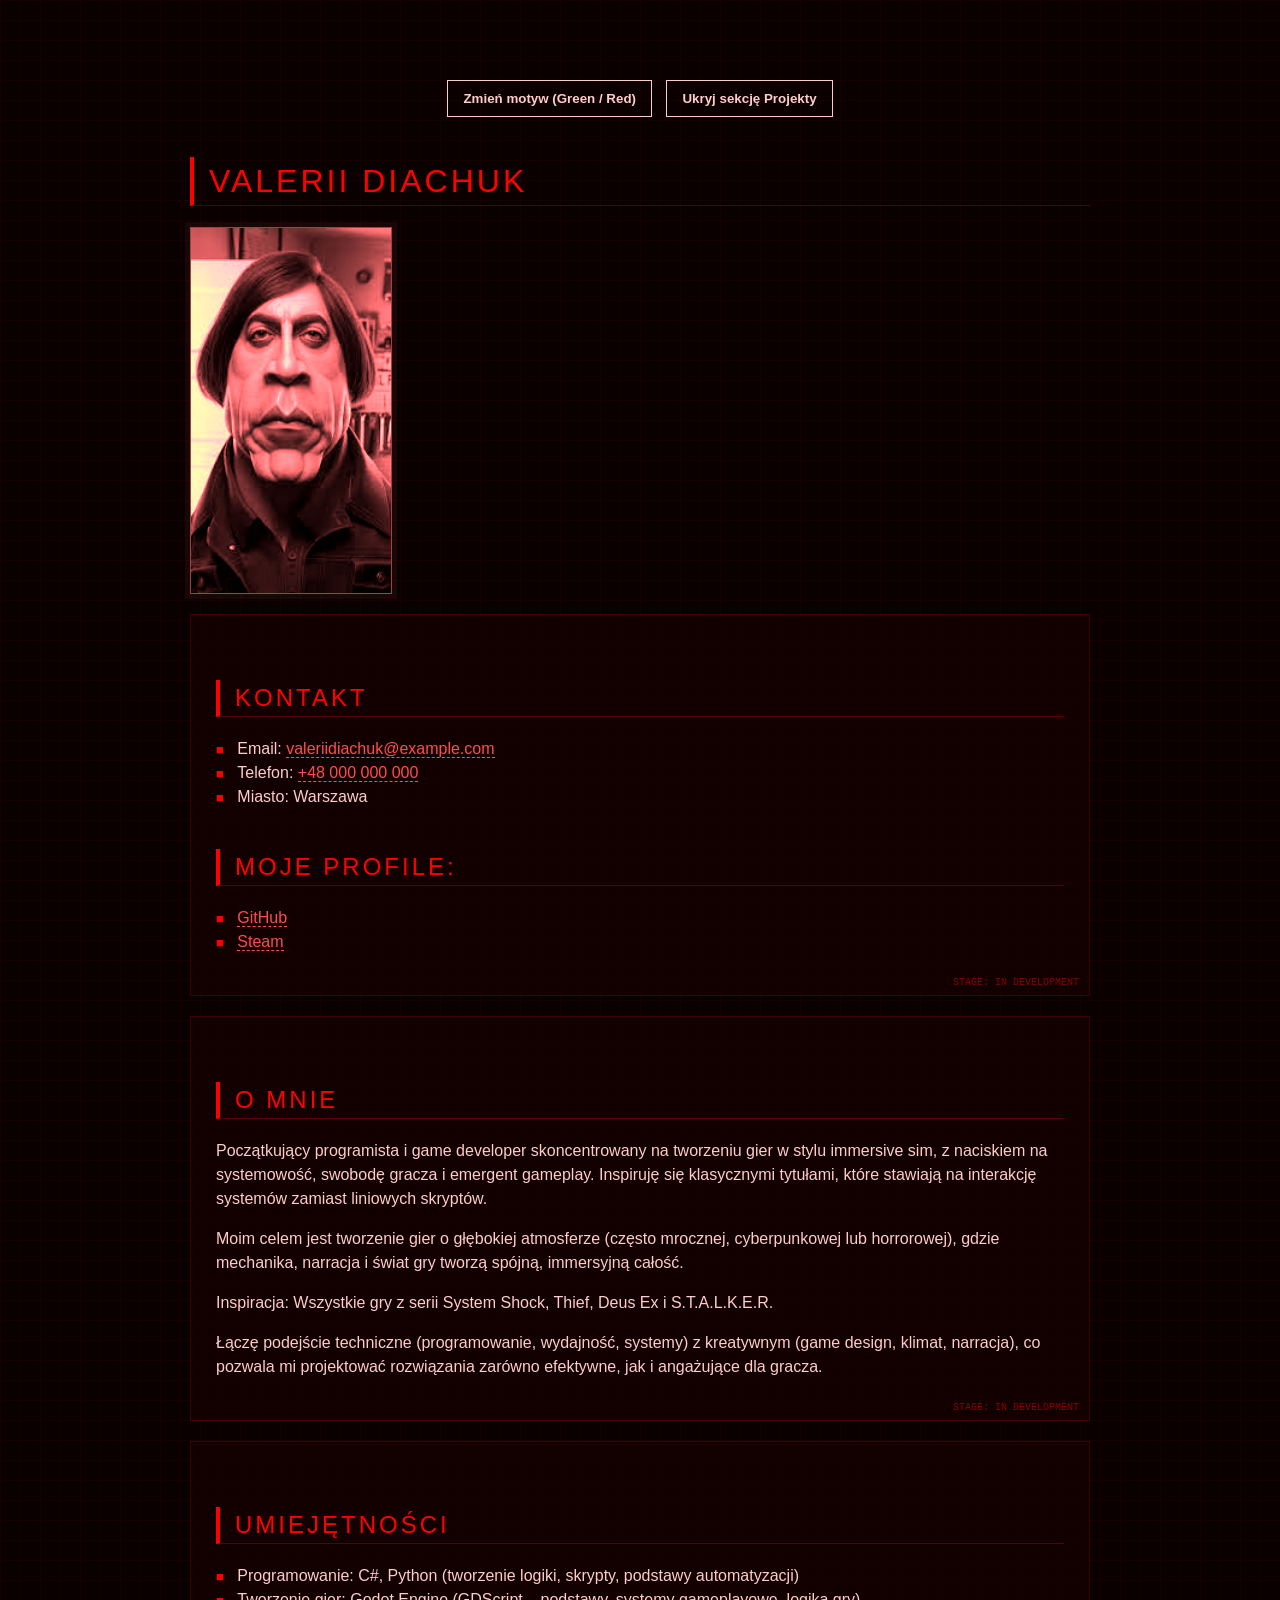
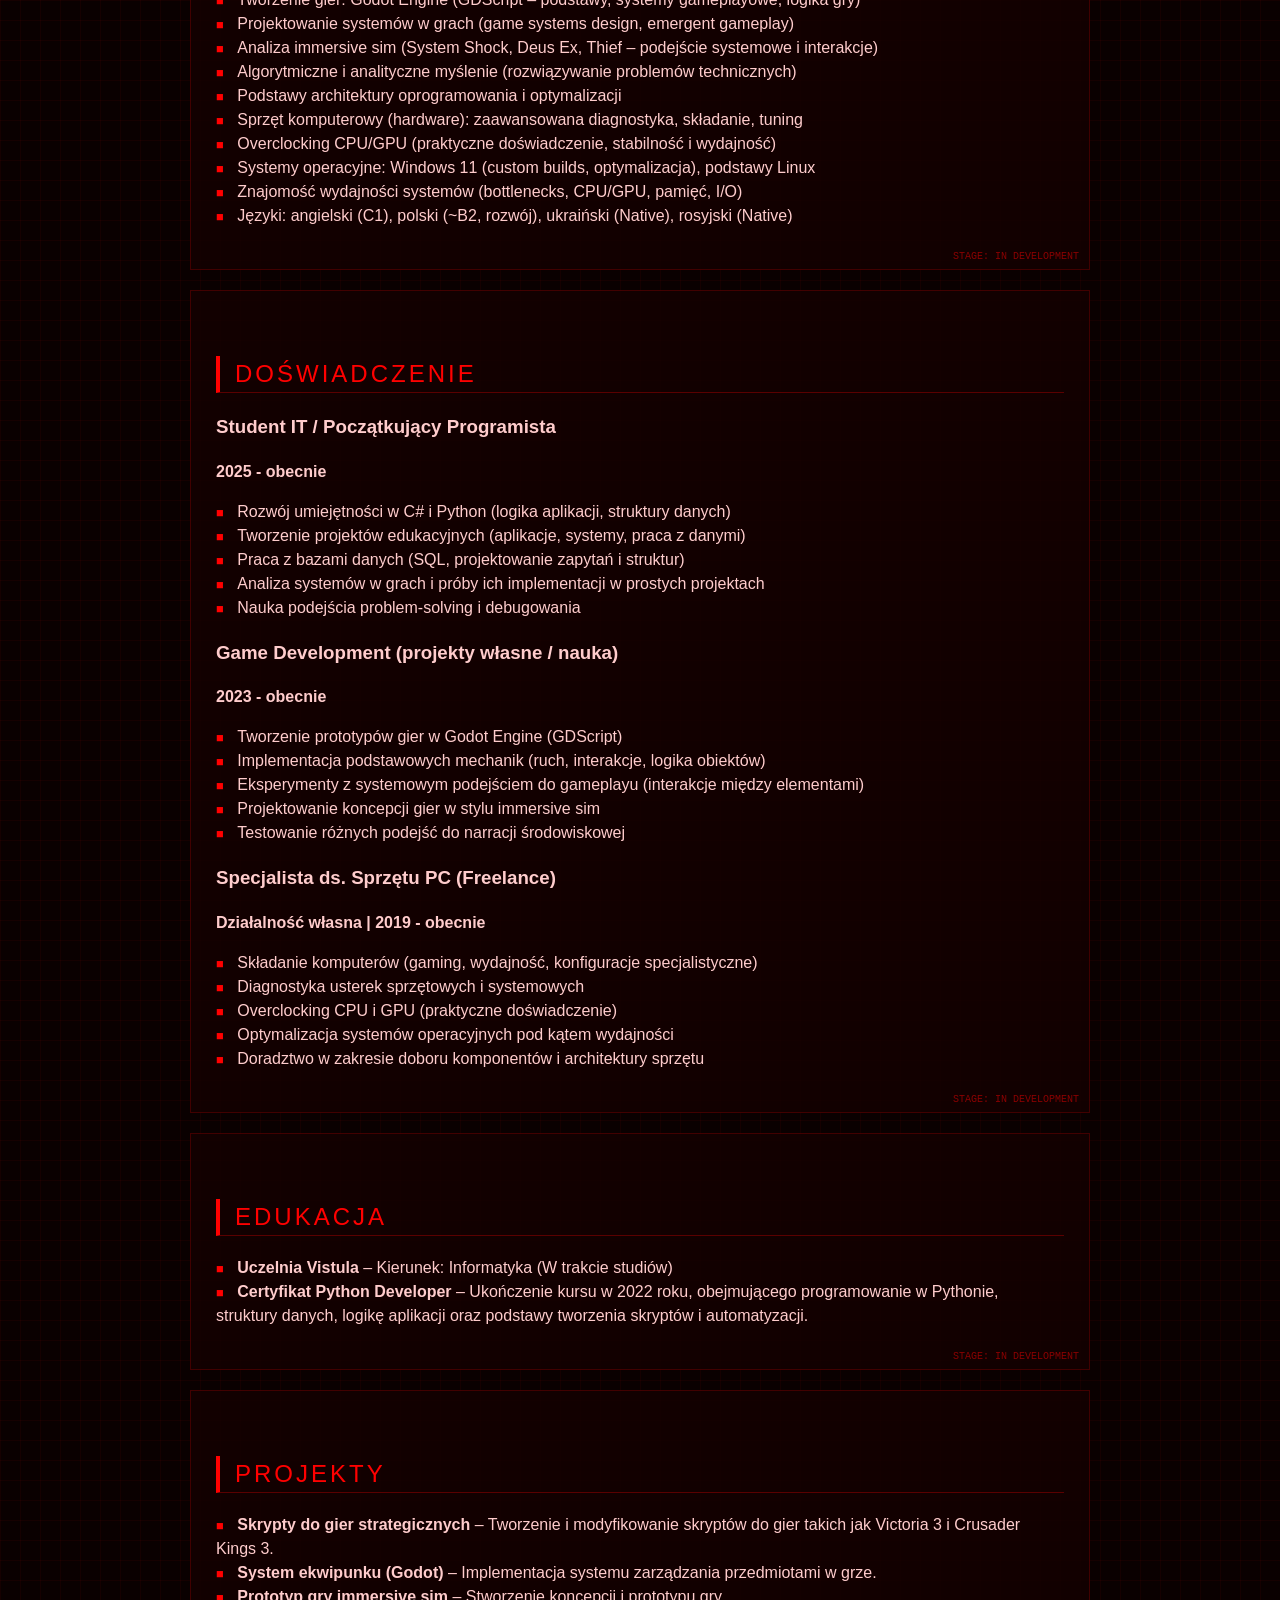
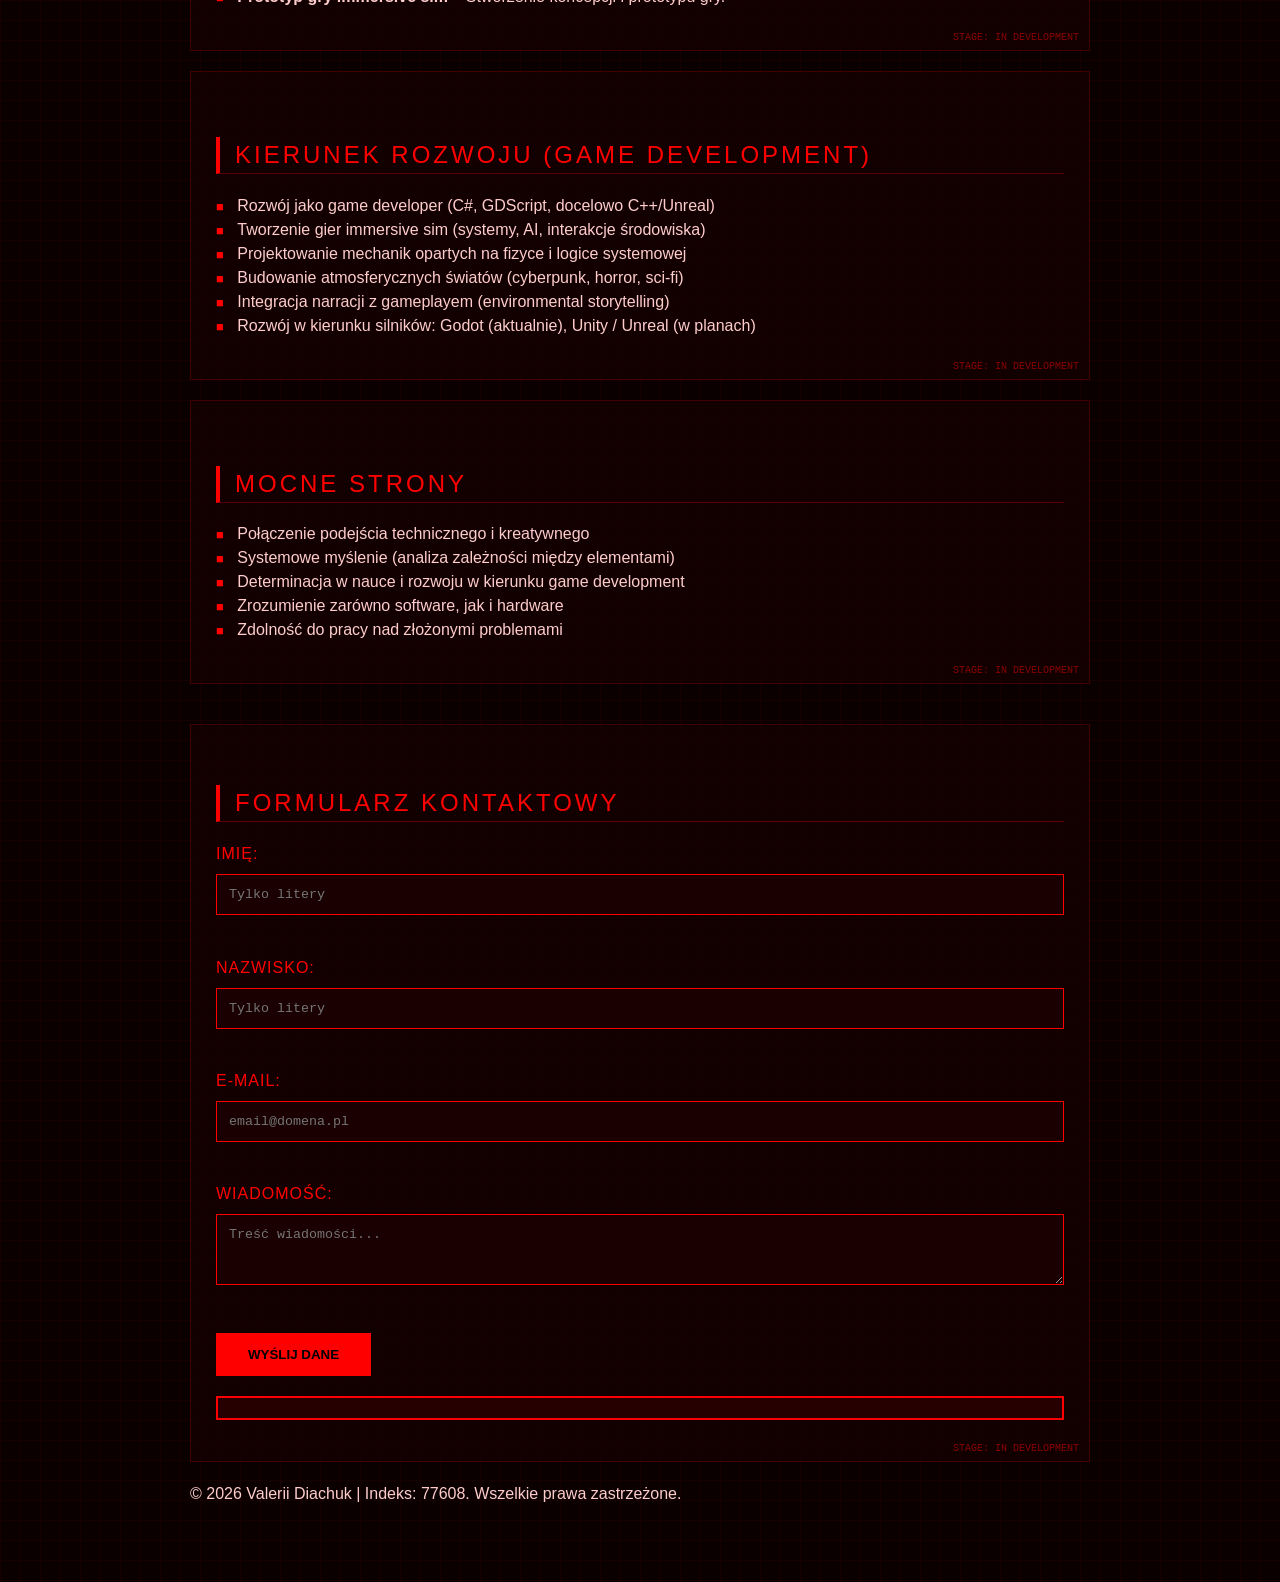
<file: zad5_form/index.html>
<!DOCTYPE html>
<html lang="pl">
<head>
    <meta charset="UTF-8">
    <meta name="viewport" content="width=device-width, initial-scale=1.0">
    <title>CV - Valerii Diachuk (77608)</title>
    <link id="themeStylesheet" rel="stylesheet" href="red.css">
    
    <style>
        .hidden {
        display: none !important;
        }
		.controls {
            text-align: center;
            margin-bottom: 20px;
            padding-top: 20px;
        }
        .controls button {
            padding: 10px 15px;
            margin: 0 5px;
            cursor: pointer;
            font-family: inherit;
            border: 1px solid currentColor;
            background: transparent;
            color: inherit;
            font-weight: bold;
            transition: opacity 0.2s;
        }
        .controls button:hover {
            opacity: 0.7;
        }
    </style>
</head>
<body>

    <header>
        <div class="controls">
            <button id="themeToggleBtn">Zmień motyw (Green / Red)</button>
            <button id="sectionToggleBtn">Ukryj sekcję Projekty</button>
        </div>

        <h1>Valerii Diachuk</h1>
        <img src="ja.jpg" alt="Zdjęcie profilowe Valerii Diachuk">
    </header>

    <main>

        <section>
            <h2>Kontakt</h2>
            <ul>
                <li>Email: <a href="mailto:valeriidiachuk@example.com">valeriidiachuk@example.com</a></li>
                <li>Telefon: <a href="tel:+48000000000">+48 000 000 000</a></li>
                <li>Miasto: Warszawa</li>
            </ul>
            <h2>Moje profile:</h2>
            <ul>
                <li><a href="https://github.com/VD77608" target="_blank" rel="noopener noreferrer">GitHub</a></li>
                <li><a href="https://steamcommunity.com/id/sonofmotherland/" target="_blank" rel="noopener noreferrer">Steam</a></li>
            </ul>
        </section>

        <section>
            <h2>O mnie</h2>
            <p>
                Początkujący programista i game developer skoncentrowany na tworzeniu gier w stylu immersive sim,
                z naciskiem na systemowość, swobodę gracza i emergent gameplay. Inspiruję się klasycznymi tytułami,
                które stawiają na interakcję systemów zamiast liniowych skryptów.
            </p>
            <p>
                Moim celem jest tworzenie gier o głębokiej atmosferze (często mrocznej, cyberpunkowej lub horrorowej),
                gdzie mechanika, narracja i świat gry tworzą spójną, immersyjną całość.
            </p>
            <p>
                Inspiracja: Wszystkie gry z serii System Shock, Thief, Deus Ex i S.T.A.L.K.E.R.
            </p>
            <p>
                Łączę podejście techniczne (programowanie, wydajność, systemy) z kreatywnym (game design, klimat, narracja),
                co pozwala mi projektować rozwiązania zarówno efektywne, jak i angażujące dla gracza.
            </p>
        </section>

        <section>
            <h2>Umiejętności</h2>
            <ul>
                <li>Programowanie: C#, Python (tworzenie logiki, skrypty, podstawy automatyzacji)</li>
                <li>Tworzenie gier: Godot Engine (GDScript – podstawy, systemy gameplayowe, logika gry)</li>
                <li>Projektowanie systemów w grach (game systems design, emergent gameplay)</li>
                <li>Analiza immersive sim (System Shock, Deus Ex, Thief – podejście systemowe i interakcje)</li>
                <li>Algorytmiczne i analityczne myślenie (rozwiązywanie problemów technicznych)</li>
                <li>Podstawy architektury oprogramowania i optymalizacji</li>
                <li>Sprzęt komputerowy (hardware): zaawansowana diagnostyka, składanie, tuning</li>
                <li>Overclocking CPU/GPU (praktyczne doświadczenie, stabilność i wydajność)</li>
                <li>Systemy operacyjne: Windows 11 (custom builds, optymalizacja), podstawy Linux</li>
                <li>Znajomość wydajności systemów (bottlenecks, CPU/GPU, pamięć, I/O)</li>
                <li>Języki: angielski (C1), polski (~B2, rozwój), ukraiński (Native), rosyjski (Native)</li>
            </ul>
        </section>

        <section>
            <h2>Doświadczenie</h2>
            <article>
                <h3>Student IT / Początkujący Programista</h3>
                <p><strong>2025 - obecnie</strong></p>
                <ul>
                    <li>Rozwój umiejętności w C# i Python (logika aplikacji, struktury danych)</li>
                    <li>Tworzenie projektów edukacyjnych (aplikacje, systemy, praca z danymi)</li>
                    <li>Praca z bazami danych (SQL, projektowanie zapytań i struktur)</li>
                    <li>Analiza systemów w grach i próby ich implementacji w prostych projektach</li>
                    <li>Nauka podejścia problem-solving i debugowania</li>
                </ul>
            </article>

            <article>
                <h3>Game Development (projekty własne / nauka)</h3>
                <p><strong>2023 - obecnie</strong></p>
                <ul>
                    <li>Tworzenie prototypów gier w Godot Engine (GDScript)</li>
                    <li>Implementacja podstawowych mechanik (ruch, interakcje, logika obiektów)</li>
                    <li>Eksperymenty z systemowym podejściem do gameplayu (interakcje między elementami)</li>
                    <li>Projektowanie koncepcji gier w stylu immersive sim</li>
                    <li>Testowanie różnych podejść do narracji środowiskowej</li>
                </ul>
            </article>

            <article>
                <h3>Specjalista ds. Sprzętu PC (Freelance)</h3>
                <p><strong>Działalność własna | 2019 - obecnie</strong></p>
                <ul>
                    <li>Składanie komputerów (gaming, wydajność, konfiguracje specjalistyczne)</li>
                    <li>Diagnostyka usterek sprzętowych i systemowych</li>
                    <li>Overclocking CPU i GPU (praktyczne doświadczenie)</li>
                    <li>Optymalizacja systemów operacyjnych pod kątem wydajności</li>
                    <li>Doradztwo w zakresie doboru komponentów i architektury sprzętu</li>
                </ul>
            </article>
        </section>

        <section>
            <h2>Edukacja</h2>
            <ul>
                <li><strong>Uczelnia Vistula</strong> – Kierunek: Informatyka (W trakcie studiów)</li>
                <li><strong>Certyfikat Python Developer</strong> – Ukończenie kursu w 2022 roku, obejmującego programowanie w Pythonie, struktury danych, logikę aplikacji oraz podstawy tworzenia skryptów i automatyzacji.</li>
            </ul>
        </section>

        <section id="projectsSection">
            <h2>Projekty</h2>
            <ul>
                <li><strong>Skrypty do gier strategicznych</strong> – Tworzenie i modyfikowanie skryptów do gier takich jak Victoria 3 i Crusader Kings 3.</li>
                <li><strong>System ekwipunku (Godot)</strong> – Implementacja systemu zarządzania przedmiotami w grze.</li>
                <li><strong>Prototyp gry immersive sim</strong> – Stworzenie koncepcji i prototypu gry.</li>
            </ul>
        </section>

        <section>
            <h2>Kierunek rozwoju (Game Development)</h2>
            <ul>
                <li>Rozwój jako game developer (C#, GDScript, docelowo C++/Unreal)</li>
                <li>Tworzenie gier immersive sim (systemy, AI, interakcje środowiska)</li>
                <li>Projektowanie mechanik opartych na fizyce i logice systemowej</li>
                <li>Budowanie atmosferycznych światów (cyberpunk, horror, sci-fi)</li>
                <li>Integracja narracji z gameplayem (environmental storytelling)</li>
                <li>Rozwój w kierunku silników: Godot (aktualnie), Unity / Unreal (w planach)</li>
            </ul>
        </section>

        <section>
            <h2>Mocne strony</h2>
            <ul>
                <li>Połączenie podejścia technicznego i kreatywnego</li>
                <li>Systemowe myślenie (analiza zależności między elementami)</li>
                <li>Determinacja w nauce i rozwoju w kierunku game development</li>
                <li>Zrozumienie zarówno software, jak i hardware</li>
                <li>Zdolność do pracy nad złożonymi problemami</li>
            </ul>
        </section>

    </main>

    <section id="contact">
        <h2>Formularz kontaktowy </h2>
        <form id="valeriiForm" novalidate>
            <div class="form-row">
                <label for="fname">Imię:</label>
                <input type="text" id="fname" placeholder="Tylko litery">
                <small id="fnameErr" class="err"></small>
            </div>

            <div class="form-row">
                <label for="lname">Nazwisko:</label>
                <input type="text" id="lname" placeholder="Tylko litery">
                <small id="lnameErr" class="err"></small>
            </div>

            <div class="form-row">
                <label for="uemail">E-mail:</label>
                <input type="email" id="uemail" placeholder="email@domena.pl">
                <small id="uemailErr" class="err"></small>
            </div>

            <div class="form-row">
                <label for="umsg">Wiadomość:</label>
                <textarea id="umsg" rows="3" placeholder="Treść wiadomości..."></textarea>
                <small id="umsgErr" class="err"></small>
            </div>

            <button type="submit" id="sendBtn">Wyślij dane</button>
            <p id="statusMsg" class="success"></p>
        </form>
    </section>

    <footer>
        <p>&copy; 2026 Valerii Diachuk | Indeks: 77608. Wszelkie prawa zastrzeżone.</p>
    </footer>

    <script src="script.js"></script>
</body>
</html>
</file>
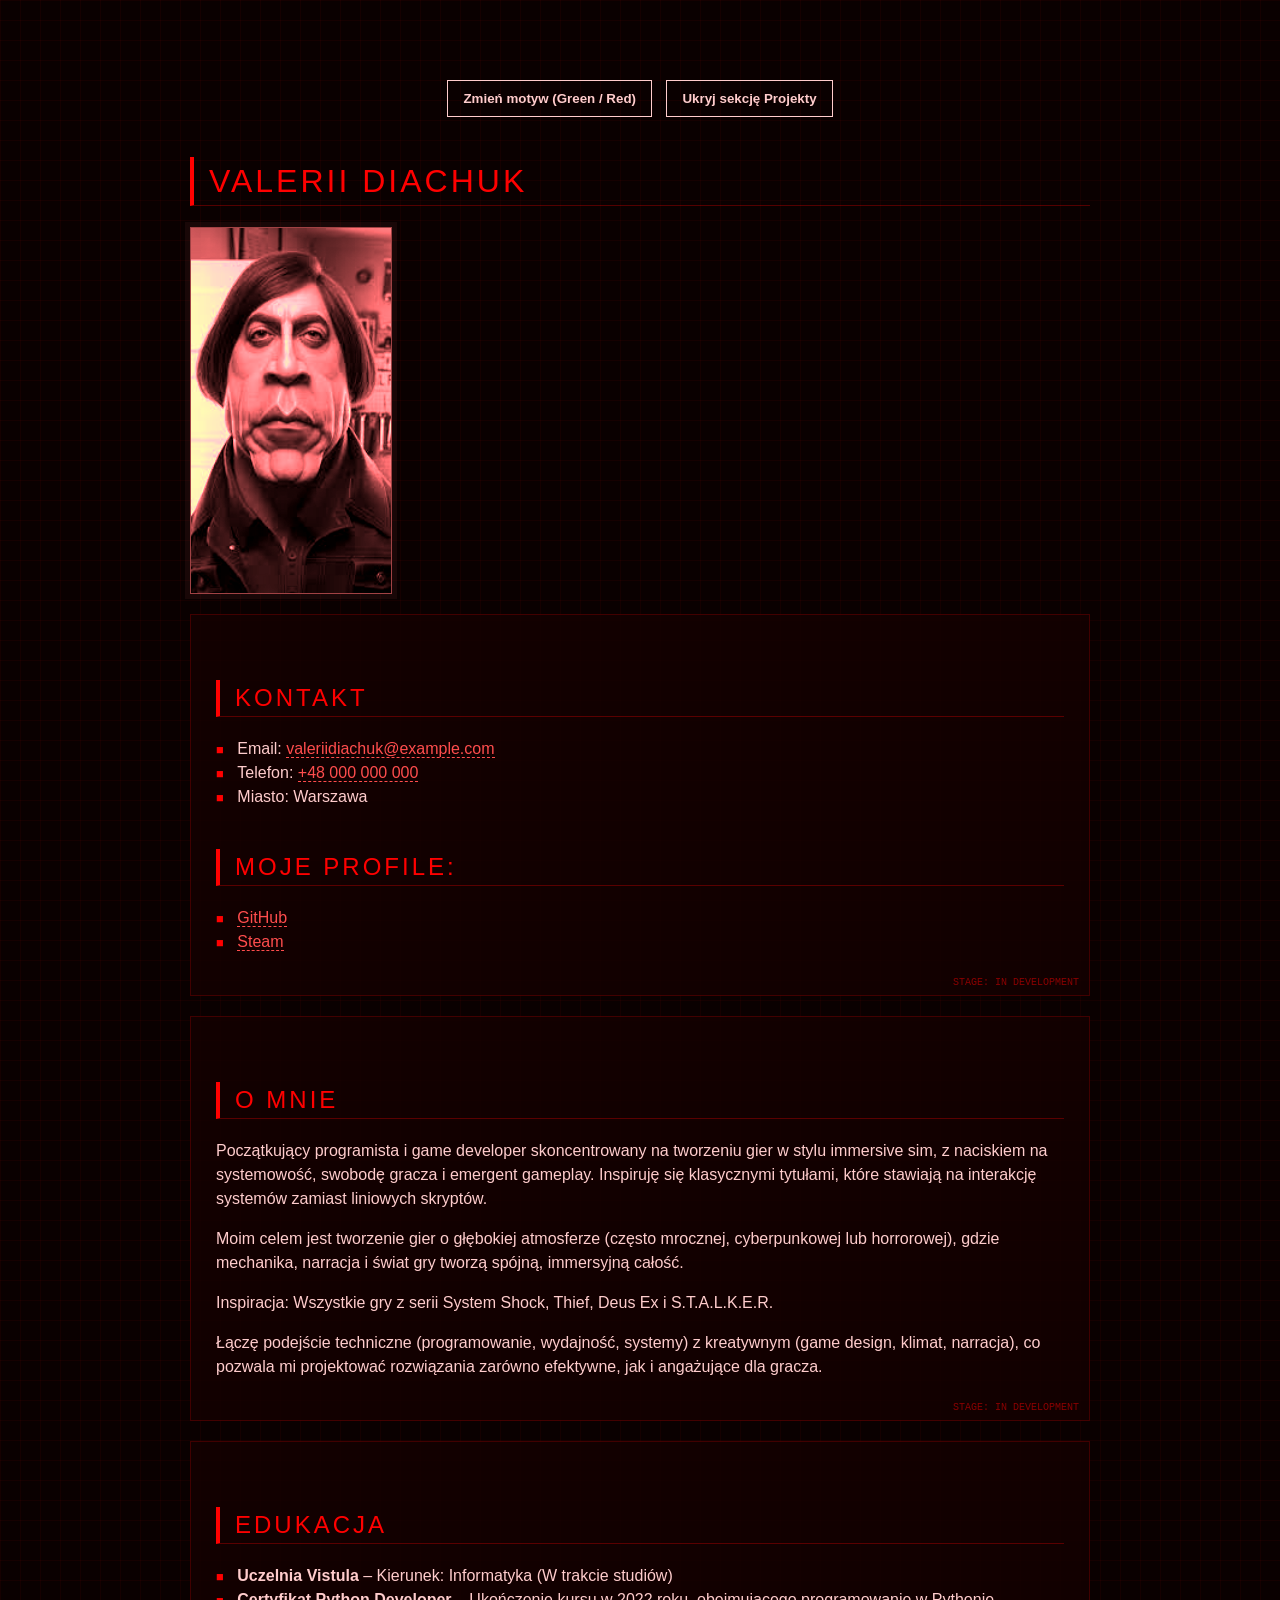
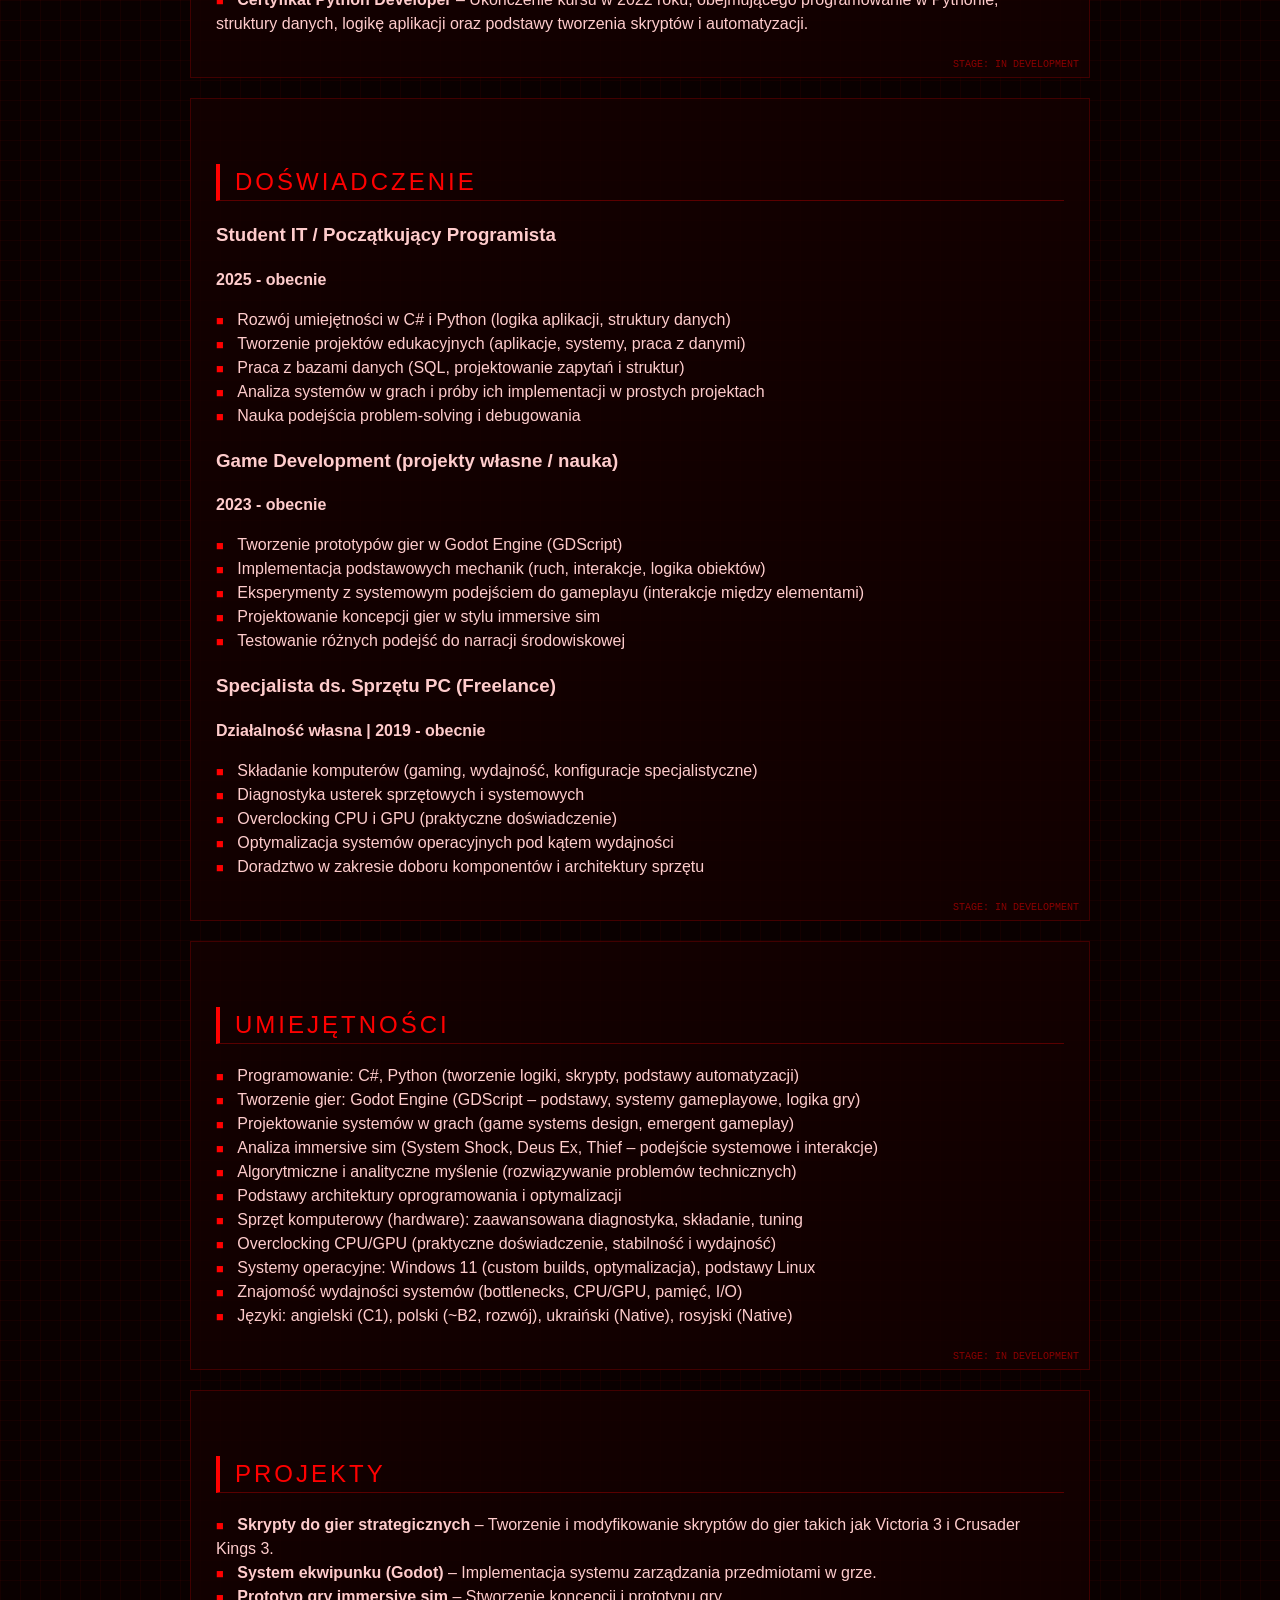
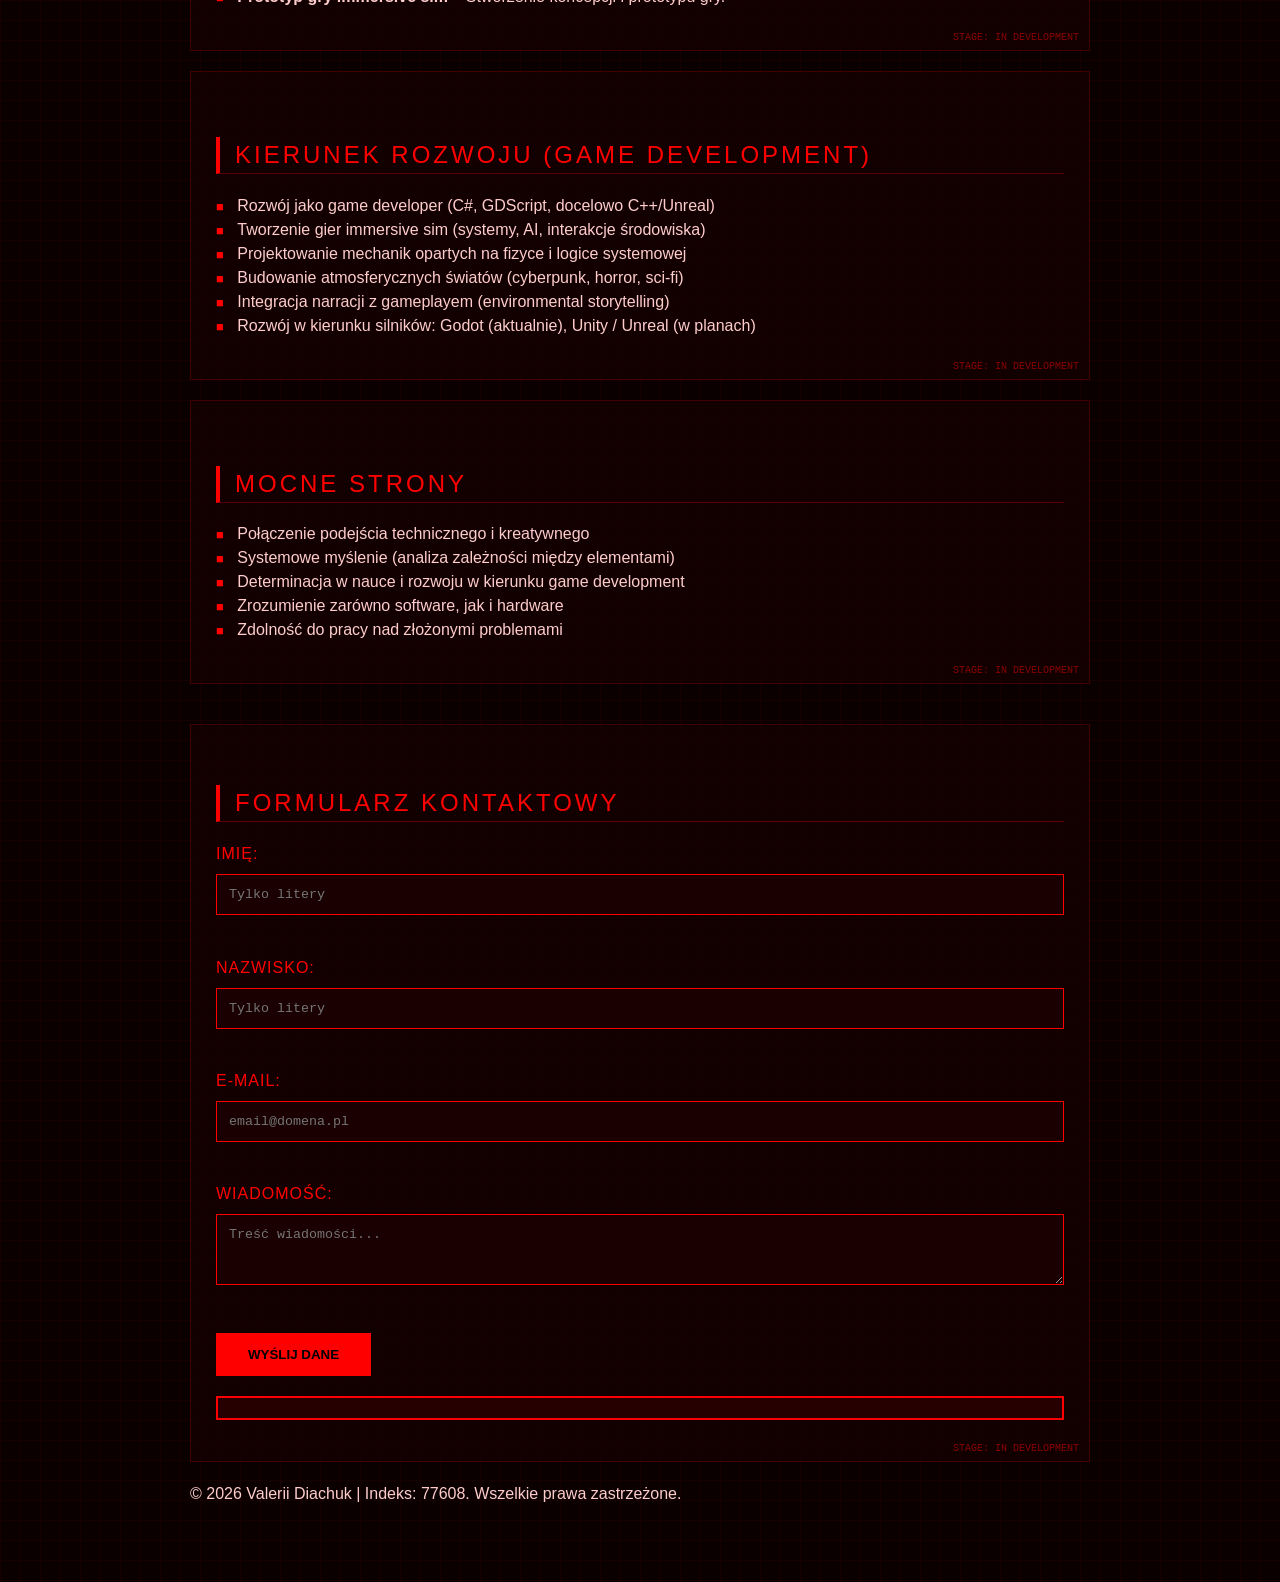
<file: zad6_jsfetch/index.html>
<!DOCTYPE html>
<html lang="pl">
<head>
    <meta charset="UTF-8">
    <meta name="viewport" content="width=device-width, initial-scale=1.0">
    <title>CV - Valerii Diachuk (77608)</title>
    <link id="themeStylesheet" rel="stylesheet" href="red.css">
    
    <style>
        .hidden {
        display: none !important;
        }
		.controls {
            text-align: center;
            margin-bottom: 20px;
            padding-top: 20px;
        }
        .controls button {
            padding: 10px 15px;
            margin: 0 5px;
            cursor: pointer;
            font-family: inherit;
            border: 1px solid currentColor;
            background: transparent;
            color: inherit;
            font-weight: bold;
            transition: opacity 0.2s;
        }
        .controls button:hover {
            opacity: 0.7;
        }
    </style>
</head>
<body>

    <header>
        <div class="controls">
            <button id="themeToggleBtn">Zmień motyw (Green / Red)</button>
            <button id="sectionToggleBtn">Ukryj sekcję Projekty</button>
        </div>

        <h1>Valerii Diachuk</h1>
        <img src="ja.jpg" alt="Zdjęcie profilowe Valerii Diachuk">
    </header>

    <main>

        <section>
            <h2>Kontakt</h2>
            <ul>
                <li>Email: <a href="mailto:valeriidiachuk@example.com">valeriidiachuk@example.com</a></li>
                <li>Telefon: <a href="tel:+48000000000">+48 000 000 000</a></li>
                <li>Miasto: Warszawa</li>
            </ul>
            <h2>Moje profile:</h2>
            <ul>
                <li><a href="https://github.com/VD77608" target="_blank" rel="noopener noreferrer">GitHub</a></li>
                <li><a href="https://steamcommunity.com/id/sonofmotherland/" target="_blank" rel="noopener noreferrer">Steam</a></li>
            </ul>
        </section>

        <section>
            <h2>O mnie</h2>
            <p>
                Początkujący programista i game developer skoncentrowany na tworzeniu gier w stylu immersive sim,
                z naciskiem na systemowość, swobodę gracza i emergent gameplay. Inspiruję się klasycznymi tytułami,
                które stawiają na interakcję systemów zamiast liniowych skryptów.
            </p>
            <p>
                Moim celem jest tworzenie gier o głębokiej atmosferze (często mrocznej, cyberpunkowej lub horrorowej),
                gdzie mechanika, narracja i świat gry tworzą spójną, immersyjną całość.
            </p>
            <p>
                Inspiracja: Wszystkie gry z serii System Shock, Thief, Deus Ex i S.T.A.L.K.E.R.
            </p>
            <p>
                Łączę podejście techniczne (programowanie, wydajność, systemy) z kreatywnym (game design, klimat, narracja),
                co pozwala mi projektować rozwiązania zarówno efektywne, jak i angażujące dla gracza.
            </p>
        </section>

        <section>
            <h2>Edukacja</h2>
            <ul>
                <li><strong>Uczelnia Vistula</strong> – Kierunek: Informatyka (W trakcie studiów)</li>
                <li><strong>Certyfikat Python Developer</strong> – Ukończenie kursu w 2022 roku, obejmującego programowanie w Pythonie, struktury danych, logikę aplikacji oraz podstawy tworzenia skryptów i automatyzacji.</li>
            </ul>
        </section>

        <section>
            <h2>Doświadczenie</h2>
            <article>
                <h3>Student IT / Początkujący Programista</h3>
                <p><strong>2025 - obecnie</strong></p>
                <ul>
                    <li>Rozwój umiejętności w C# i Python (logika aplikacji, struktury danych)</li>
                    <li>Tworzenie projektów edukacyjnych (aplikacje, systemy, praca z danymi)</li>
                    <li>Praca z bazami danych (SQL, projektowanie zapytań i struktur)</li>
                    <li>Analiza systemów w grach i próby ich implementacji w prostych projektach</li>
                    <li>Nauka podejścia problem-solving i debugowania</li>
                </ul>
            </article>

            <article>
                <h3>Game Development (projekty własne / nauka)</h3>
                <p><strong>2023 - obecnie</strong></p>
                <ul>
                    <li>Tworzenie prototypów gier w Godot Engine (GDScript)</li>
                    <li>Implementacja podstawowych mechanik (ruch, interakcje, logika obiektów)</li>
                    <li>Eksperymenty z systemowym podejściem do gameplayu (interakcje między elementami)</li>
                    <li>Projektowanie koncepcji gier w stylu immersive sim</li>
                    <li>Testowanie różnych podejść do narracji środowiskowej</li>
                </ul>
            </article>

            <article>
                <h3>Specjalista ds. Sprzętu PC (Freelance)</h3>
                <p><strong>Działalność własna | 2019 - obecnie</strong></p>
                <ul>
                    <li>Składanie komputerów (gaming, wydajność, konfiguracje specjalistyczne)</li>
                    <li>Diagnostyka usterek sprzętowych i systemowych</li>
                    <li>Overclocking CPU i GPU (praktyczne doświadczenie)</li>
                    <li>Optymalizacja systemów operacyjnych pod kątem wydajności</li>
                    <li>Doradztwo w zakresie doboru komponentów i architektury sprzętu</li>
                </ul>
            </article>
        </section>

        <section>
            <h2>Umiejętności</h2>
            <ul id="skills-list"></ul>
        </section>

        <section id="projectsSection">
            <h2>Projekty</h2>
            <ul id="projects-list"></ul>
        </section>

        <section>
            <h2>Kierunek rozwoju (Game Development)</h2>
            <ul>
                <li>Rozwój jako game developer (C#, GDScript, docelowo C++/Unreal)</li>
                <li>Tworzenie gier immersive sim (systemy, AI, interakcje środowiska)</li>
                <li>Projektowanie mechanik opartych na fizyce i logice systemowej</li>
                <li>Budowanie atmosferycznych światów (cyberpunk, horror, sci-fi)</li>
                <li>Integracja narracji z gameplayem (environmental storytelling)</li>
                <li>Rozwój w kierunku silników: Godot (aktualnie), Unity / Unreal (w planach)</li>
            </ul>
        </section>

        <section>
            <h2>Mocne strony</h2>
            <ul>
                <li>Połączenie podejścia technicznego i kreatywnego</li>
                <li>Systemowe myślenie (analiza zależności między elementami)</li>
                <li>Determinacja w nauce i rozwoju w kierunku game development</li>
                <li>Zrozumienie zarówno software, jak i hardware</li>
                <li>Zdolność do pracy nad złożonymi problemami</li>
            </ul>
        </section>

    </main>

    <section id="contact">
        <h2>Formularz kontaktowy </h2>
        <form id="valeriiForm" novalidate>
            <div class="form-row">
                <label for="fname">Imię:</label>
                <input type="text" id="fname" placeholder="Tylko litery">
                <small id="fnameErr" class="err"></small>
            </div>

            <div class="form-row">
                <label for="lname">Nazwisko:</label>
                <input type="text" id="lname" placeholder="Tylko litery">
                <small id="lnameErr" class="err"></small>
            </div>

            <div class="form-row">
                <label for="uemail">E-mail:</label>
                <input type="email" id="uemail" placeholder="email@domena.pl">
                <small id="uemailErr" class="err"></small>
            </div>

            <div class="form-row">
                <label for="umsg">Wiadomość:</label>
                <textarea id="umsg" rows="3" placeholder="Treść wiadomości..."></textarea>
                <small id="umsgErr" class="err"></small>
            </div>

            <button type="submit" id="sendBtn">Wyślij dane</button>
            <p id="statusMsg" class="success"></p>
        </form>
    </section>

    <footer>
        <p>&copy; 2026 Valerii Diachuk | Indeks: 77608. Wszelkie prawa zastrzeżone.</p>
    </footer>

    <script src="script.js"></script>
</body>
</html>
</file>
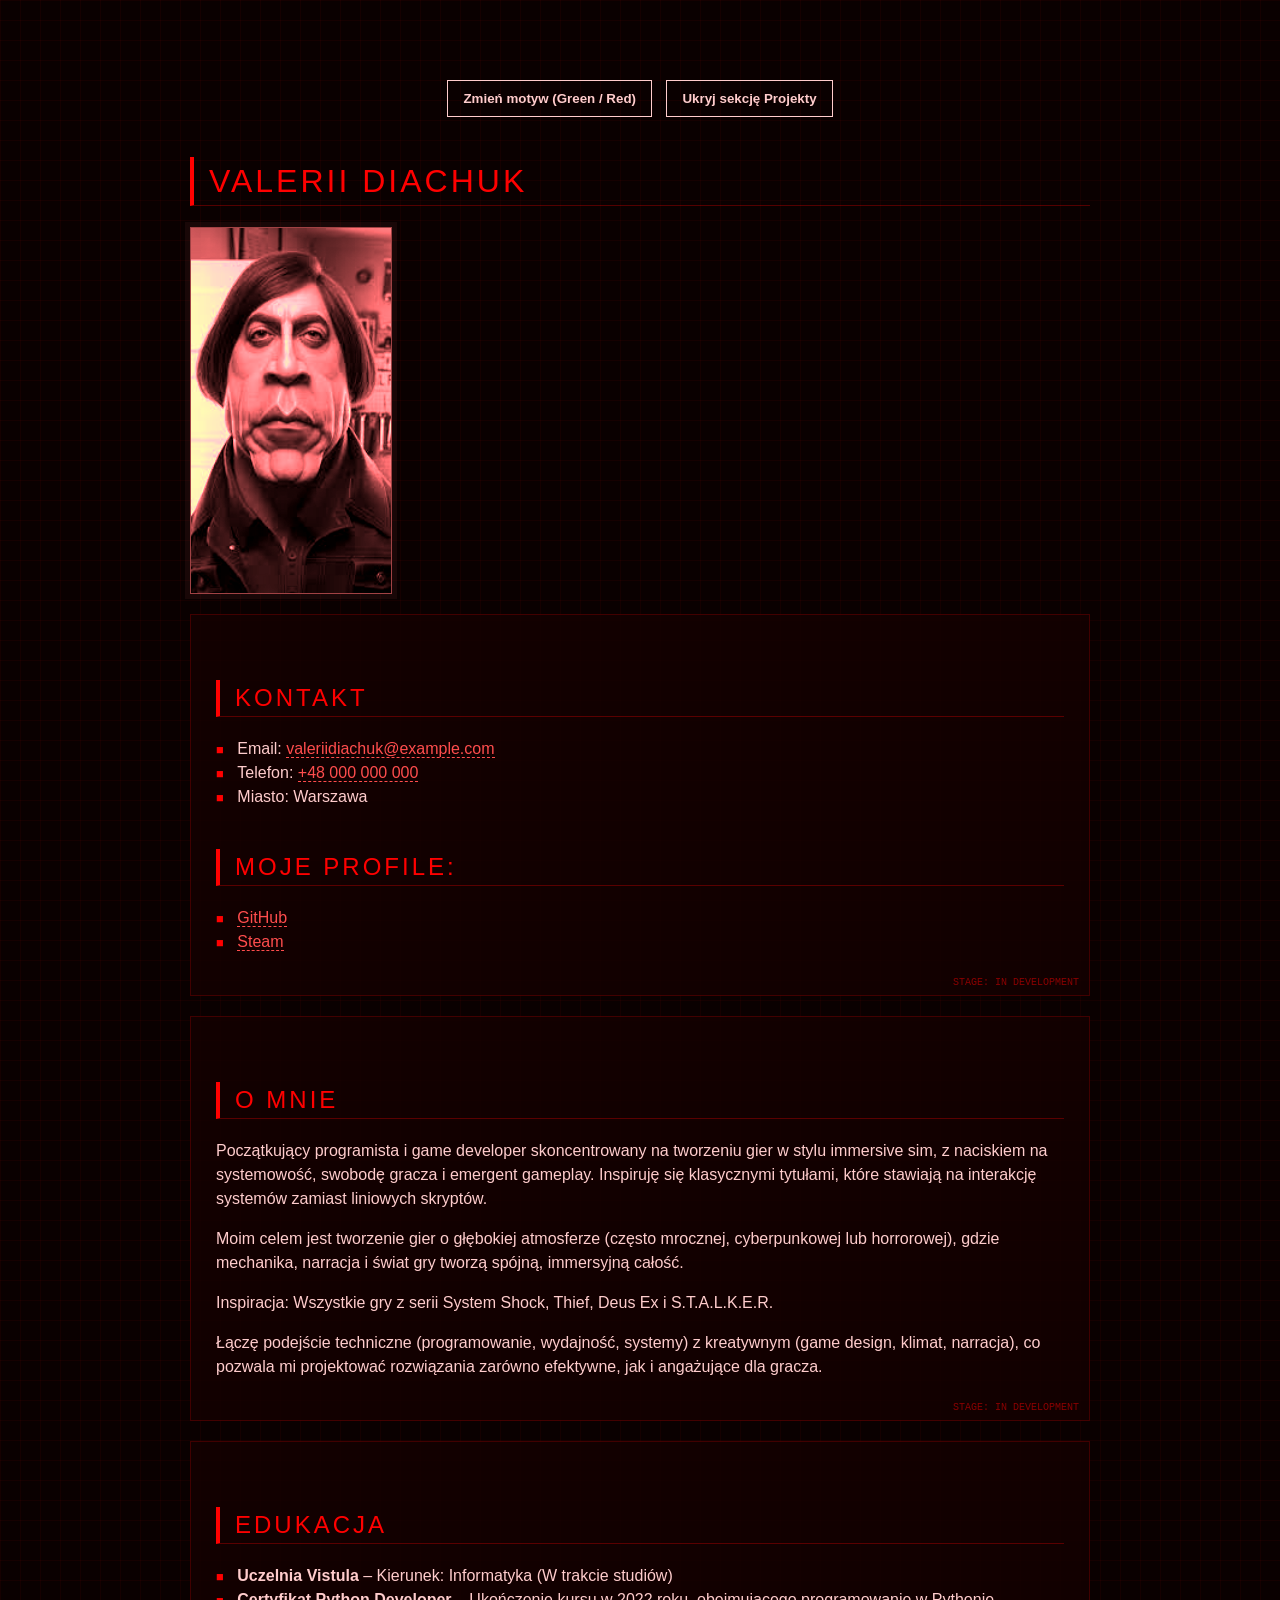
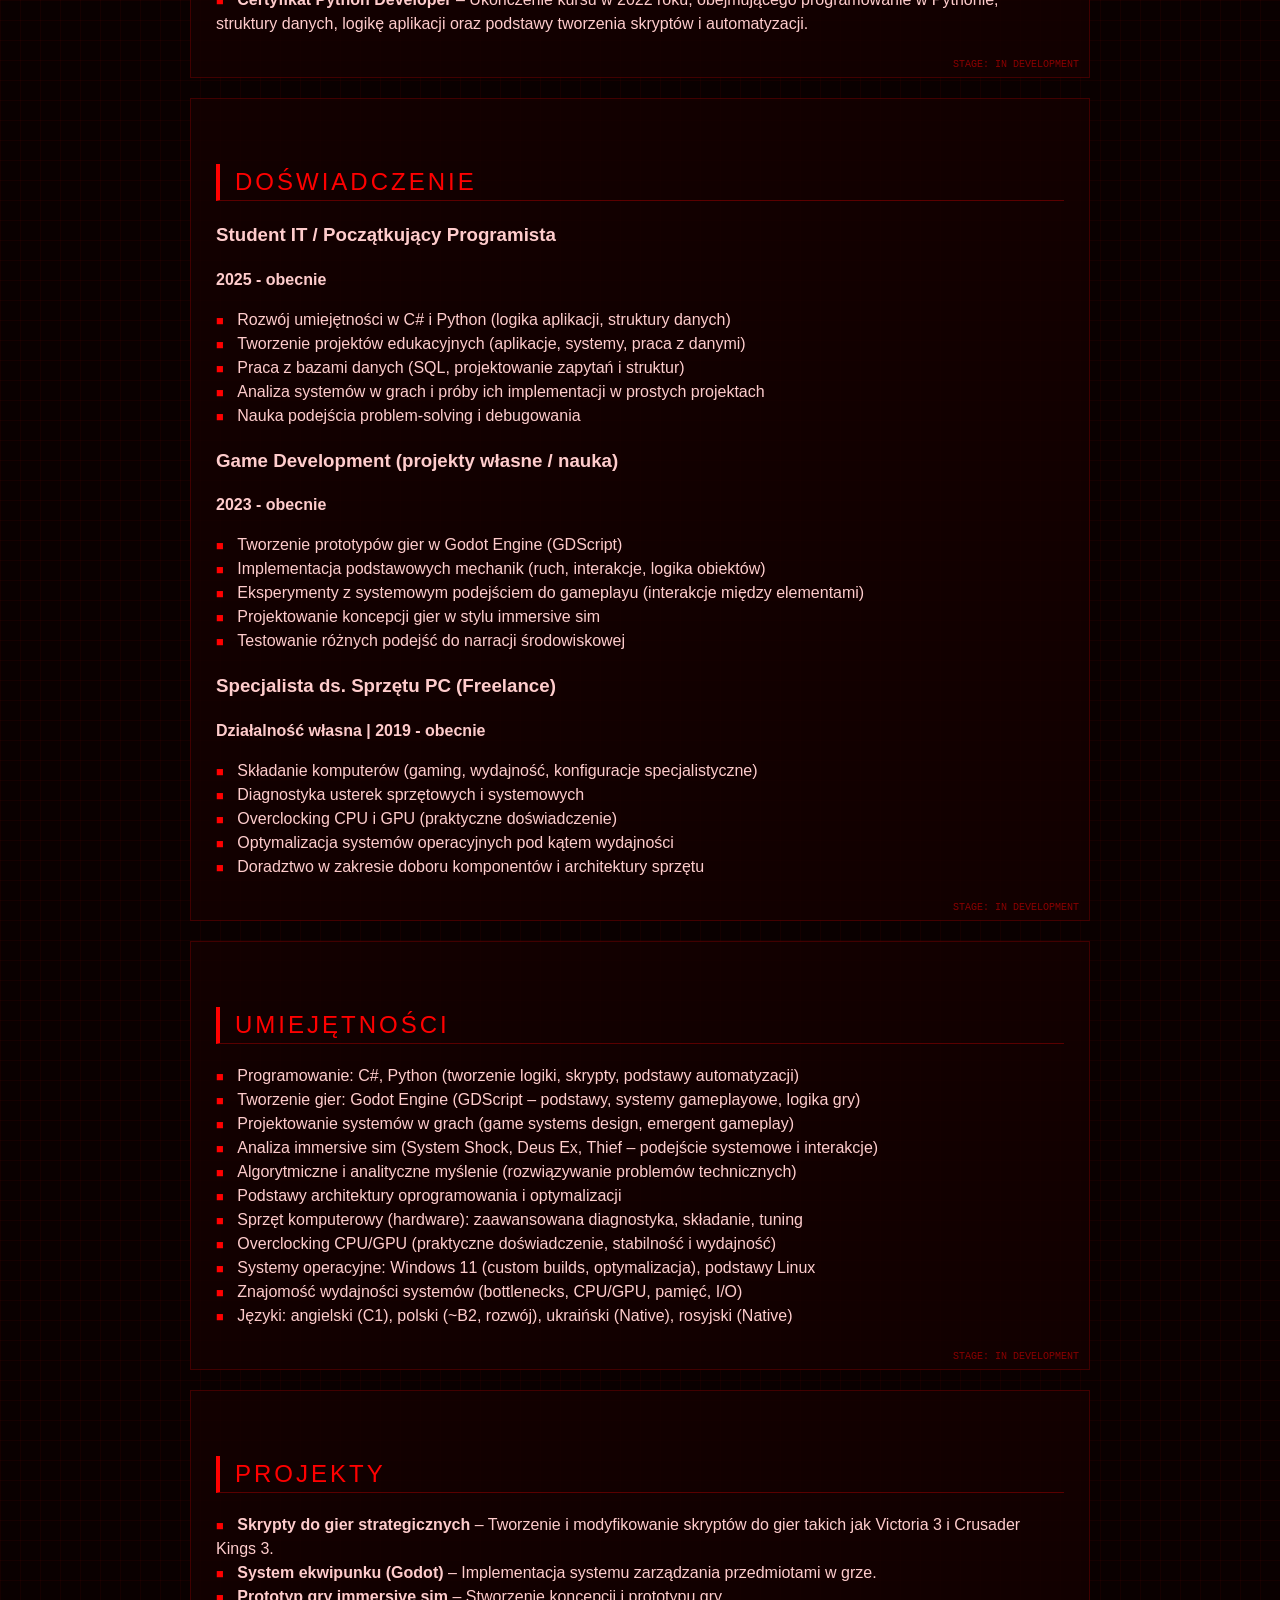
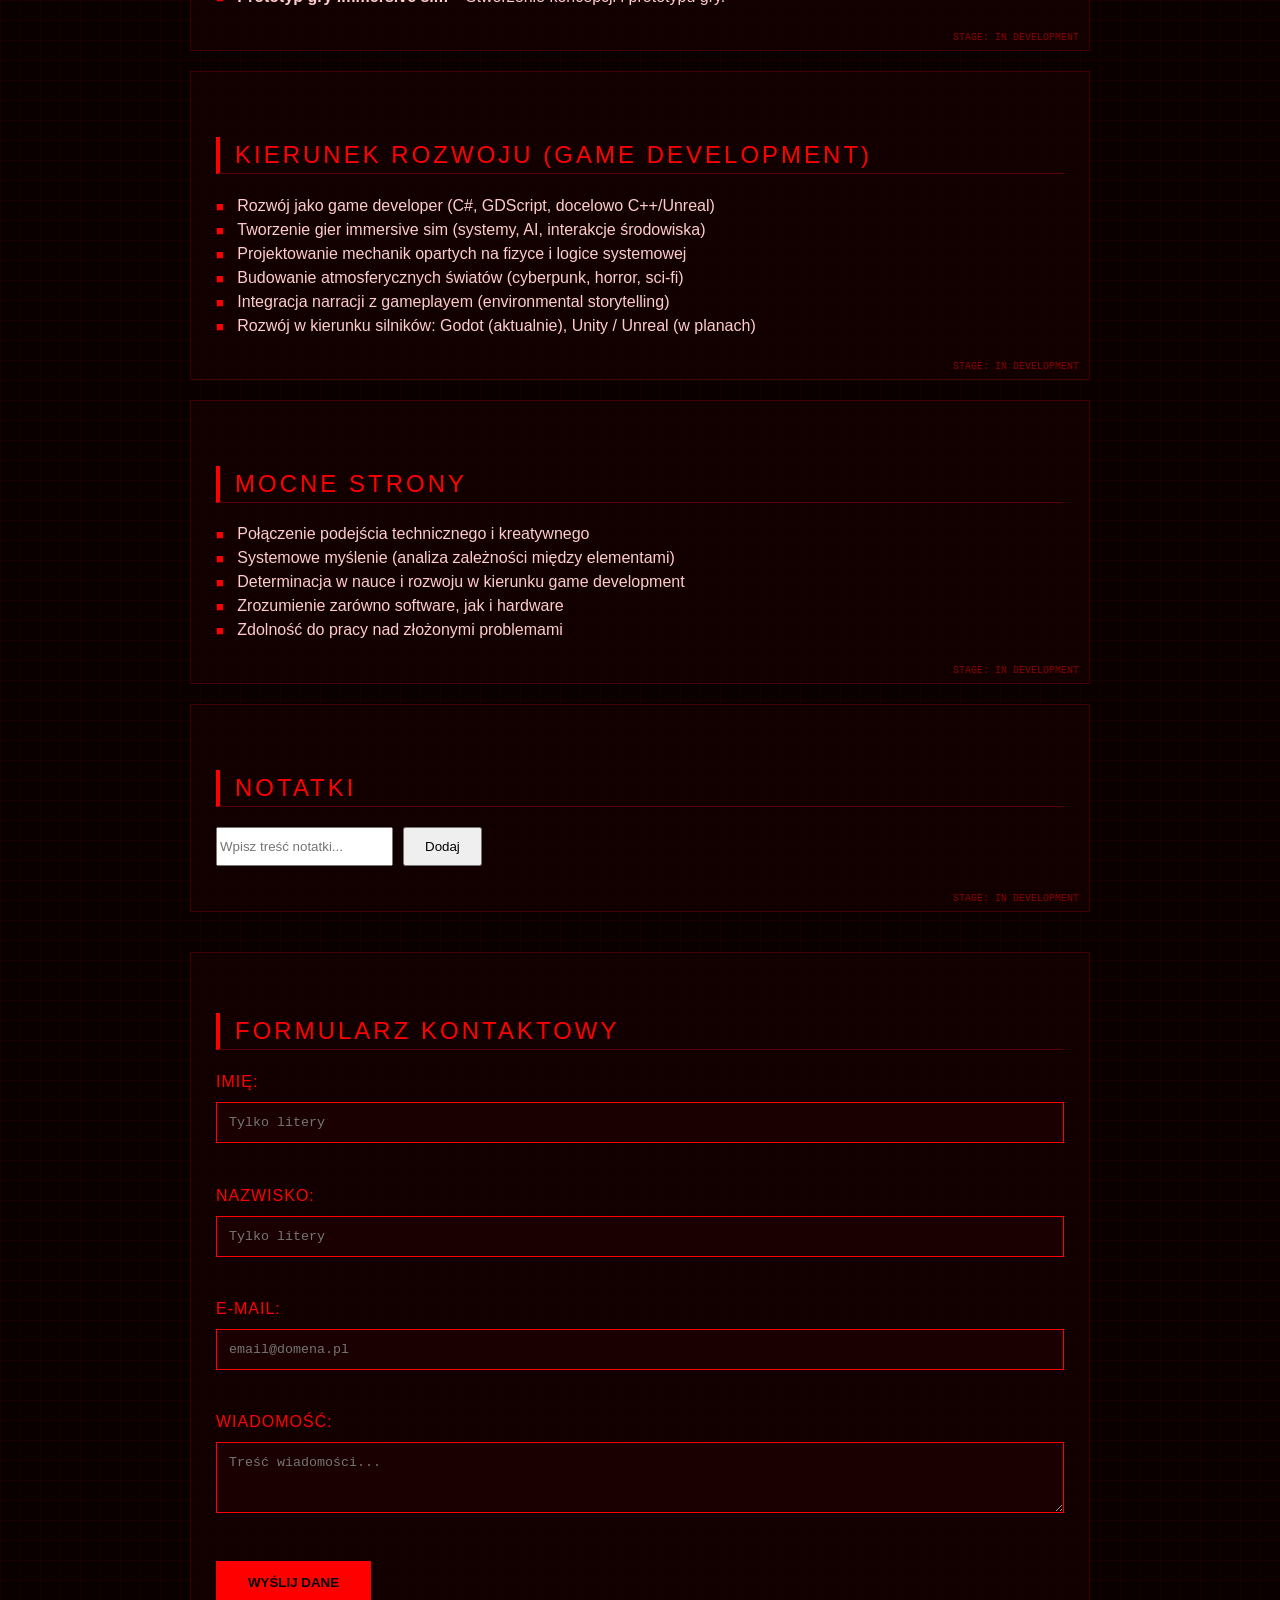
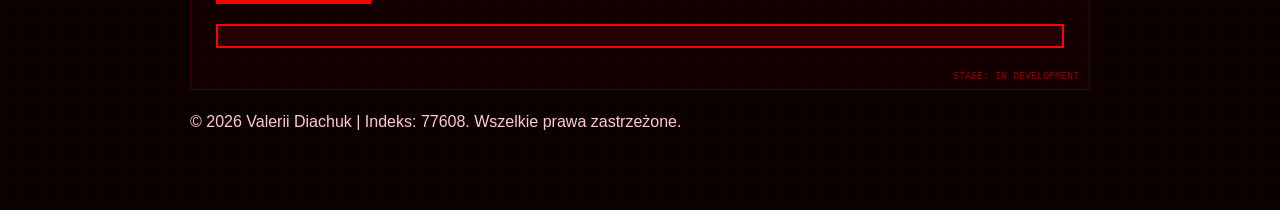
<file: zad7_localstorage/index.html>
<!DOCTYPE html>
<html lang="pl">
<head>
    <meta charset="UTF-8">
    <meta name="viewport" content="width=device-width, initial-scale=1.0">
    <title>CV - Valerii Diachuk (77608)</title>
    <link id="themeStylesheet" rel="stylesheet" href="red.css">
    
    <style>
        .hidden {
        display: none !important;
        }
		.controls {
            text-align: center;
            margin-bottom: 20px;
            padding-top: 20px;
        }
        .controls button {
            padding: 10px 15px;
            margin: 0 5px;
            cursor: pointer;
            font-family: inherit;
            border: 1px solid currentColor;
            background: transparent;
            color: inherit;
            font-weight: bold;
            transition: opacity 0.2s;
        }
        .controls button:hover {
            opacity: 0.7;
        }
    </style>
</head>
<body>

    <header>
        <div class="controls">
            <button id="themeToggleBtn">Zmień motyw (Green / Red)</button>
            <button id="sectionToggleBtn">Ukryj sekcję Projekty</button>
        </div>

        <h1>Valerii Diachuk</h1>
        <img src="ja.jpg" alt="Zdjęcie profilowe Valerii Diachuk">
    </header>

    <main>

        <section>
            <h2>Kontakt</h2>
            <ul>
                <li>Email: <a href="mailto:valeriidiachuk@example.com">valeriidiachuk@example.com</a></li>
                <li>Telefon: <a href="tel:+48000000000">+48 000 000 000</a></li>
                <li>Miasto: Warszawa</li>
            </ul>
            <h2>Moje profile:</h2>
            <ul>
                <li><a href="https://github.com/VD77608" target="_blank" rel="noopener noreferrer">GitHub</a></li>
                <li><a href="https://steamcommunity.com/id/sonofmotherland/" target="_blank" rel="noopener noreferrer">Steam</a></li>
            </ul>
        </section>

        <section>
            <h2>O mnie</h2>
            <p>
                Początkujący programista i game developer skoncentrowany na tworzeniu gier w stylu immersive sim,
                z naciskiem na systemowość, swobodę gracza i emergent gameplay. Inspiruję się klasycznymi tytułami,
                które stawiają na interakcję systemów zamiast liniowych skryptów.
            </p>
            <p>
                Moim celem jest tworzenie gier o głębokiej atmosferze (często mrocznej, cyberpunkowej lub horrorowej),
                gdzie mechanika, narracja i świat gry tworzą spójną, immersyjną całość.
            </p>
            <p>
                Inspiracja: Wszystkie gry z serii System Shock, Thief, Deus Ex i S.T.A.L.K.E.R.
            </p>
            <p>
                Łączę podejście techniczne (programowanie, wydajność, systemy) z kreatywnym (game design, klimat, narracja),
                co pozwala mi projektować rozwiązania zarówno efektywne, jak i angażujące dla gracza.
            </p>
        </section>

        <section>
            <h2>Edukacja</h2>
            <ul>
                <li><strong>Uczelnia Vistula</strong> – Kierunek: Informatyka (W trakcie studiów)</li>
                <li><strong>Certyfikat Python Developer</strong> – Ukończenie kursu w 2022 roku, obejmującego programowanie w Pythonie, struktury danych, logikę aplikacji oraz podstawy tworzenia skryptów i automatyzacji.</li>
            </ul>
        </section>

        <section>
            <h2>Doświadczenie</h2>
            <article>
                <h3>Student IT / Początkujący Programista</h3>
                <p><strong>2025 - obecnie</strong></p>
                <ul>
                    <li>Rozwój umiejętności w C# i Python (logika aplikacji, struktury danych)</li>
                    <li>Tworzenie projektów edukacyjnych (aplikacje, systemy, praca z danymi)</li>
                    <li>Praca z bazami danych (SQL, projektowanie zapytań i struktur)</li>
                    <li>Analiza systemów w grach i próby ich implementacji w prostych projektach</li>
                    <li>Nauka podejścia problem-solving i debugowania</li>
                </ul>
            </article>

            <article>
                <h3>Game Development (projekty własne / nauka)</h3>
                <p><strong>2023 - obecnie</strong></p>
                <ul>
                    <li>Tworzenie prototypów gier w Godot Engine (GDScript)</li>
                    <li>Implementacja podstawowych mechanik (ruch, interakcje, logika obiektów)</li>
                    <li>Eksperymenty z systemowym podejściem do gameplayu (interakcje między elementami)</li>
                    <li>Projektowanie koncepcji gier w stylu immersive sim</li>
                    <li>Testowanie różnych podejść do narracji środowiskowej</li>
                </ul>
            </article>

            <article>
                <h3>Specjalista ds. Sprzętu PC (Freelance)</h3>
                <p><strong>Działalność własna | 2019 - obecnie</strong></p>
                <ul>
                    <li>Składanie komputerów (gaming, wydajność, konfiguracje specjalistyczne)</li>
                    <li>Diagnostyka usterek sprzętowych i systemowych</li>
                    <li>Overclocking CPU i GPU (praktyczne doświadczenie)</li>
                    <li>Optymalizacja systemów operacyjnych pod kątem wydajności</li>
                    <li>Doradztwo w zakresie doboru komponentów i architektury sprzętu</li>
                </ul>
            </article>
        </section>

        <section>
            <h2>Umiejętności</h2>
            <ul id="skills-list"></ul>
        </section>

        <section id="projectsSection">
            <h2>Projekty</h2>
            <ul id="projects-list"></ul>
        </section>

        <section>
            <h2>Kierunek rozwoju (Game Development)</h2>
            <ul>
                <li>Rozwój jako game developer (C#, GDScript, docelowo C++/Unreal)</li>
                <li>Tworzenie gier immersive sim (systemy, AI, interakcje środowiska)</li>
                <li>Projektowanie mechanik opartych na fizyce i logice systemowej</li>
                <li>Budowanie atmosferycznych światów (cyberpunk, horror, sci-fi)</li>
                <li>Integracja narracji z gameplayem (environmental storytelling)</li>
                <li>Rozwój w kierunku silników: Godot (aktualnie), Unity / Unreal (w planach)</li>
            </ul>
        </section>

        <section>
            <h2>Mocne strony</h2>
            <ul>
                <li>Połączenie podejścia technicznego i kreatywnego</li>
                <li>Systemowe myślenie (analiza zależności między elementami)</li>
                <li>Determinacja w nauce i rozwoju w kierunku game development</li>
                <li>Zrozumienie zarówno software, jak i hardware</li>
                <li>Zdolność do pracy nad złożonymi problemami</li>
            </ul>
        </section>

    </main>

        <section id="notesSection">
            <h2>Notatki</h2>
            <div class="form-row" style="display: flex; gap: 10px;">
                <input type="text" id="noteInput" placeholder="Wpisz treść notatki...">
                <button id="addNoteBtn" style="width: auto; margin: 0; padding: 10px 20px;">Dodaj</button>
            </div>
            <ul id="notesList" style="margin-top: 20px;"></ul>
        </section>

    <section id="contact">
        <h2>Formularz kontaktowy </h2>
        <form id="valeriiForm" novalidate>
            <div class="form-row">
                <label for="fname">Imię:</label>
                <input type="text" id="fname" placeholder="Tylko litery">
                <small id="fnameErr" class="err"></small>
            </div>

            <div class="form-row">
                <label for="lname">Nazwisko:</label>
                <input type="text" id="lname" placeholder="Tylko litery">
                <small id="lnameErr" class="err"></small>
            </div>

            <div class="form-row">
                <label for="uemail">E-mail:</label>
                <input type="email" id="uemail" placeholder="email@domena.pl">
                <small id="uemailErr" class="err"></small>
            </div>

            <div class="form-row">
                <label for="umsg">Wiadomość:</label>
                <textarea id="umsg" rows="3" placeholder="Treść wiadomości..."></textarea>
                <small id="umsgErr" class="err"></small>
            </div>

            <button type="submit" id="sendBtn">Wyślij dane</button>
            <p id="statusMsg" class="success"></p>
        </form>
    </section>

    <footer>
        <p>&copy; 2026 Valerii Diachuk | Indeks: 77608. Wszelkie prawa zastrzeżone.</p>
    </footer>

    <script src="script.js"></script>
</body>
</html>
</file>
<file: zad2_css/styles.css>
body {
    font-family: 'Segoe UI', sans-serif;
    
    background-color: #fdfaf0; 
    
    margin: 0 auto;
    padding: 40px 20px;
    max-width: 850px;
    
    line-height: 1.6;
    color: #2c2c2c;
}

h1, h2, h3 {
    color: #2e8b57;
    border-bottom: 2px solid #2e8b57;
    padding-bottom: 5px;
}

img {
    width: 200px;
    display: block;
    margin: 20px 0;
    border: 5px solid white;
    box-shadow: 2px 2px 10px rgba(0,0,0,0.1);
}

a {
    color: #2e8b57;
    text-decoration: none;
    font-weight: bold;
}

a:hover {
    text-decoration: underline;
    color: #1e5d3a;
}
</file>
<file: zad3_motyw/red.css>
body {
    background-color: #0a0000;
    background-image: 
        linear-gradient(rgba(255, 0, 0, 0.05) 1px, transparent 1px),
        linear-gradient(90deg, rgba(255, 0, 0, 0.05) 1px, transparent 1px);
    background-size: 20px 20px;
    color: #ffcccc;
    font-family: 'Segoe UI', Tahoma, sans-serif; 
    margin: 0 auto;
    padding: 60px 20px;
    max-width: 900px;
    line-height: 1.5;
}

h1, h2 {
    color: #ff0000;
    text-transform: uppercase;
    font-weight: 300;
    letter-spacing: 3px;
    border-left: 4px solid #ff0000;
    padding-left: 15px;
    margin-top: 40px;
    border-bottom: 1px solid rgba(255, 0, 0, 0.3);
}

section {
    border: 1px solid rgba(255, 0, 0, 0.2);
    background: rgba(20, 0, 0, 0.8);
    padding: 25px;
    margin-bottom: 20px;
    position: relative;
}

section::after {
    content: "STAGE: IN DEVELOPMENT";
    position: absolute;
    bottom: 5px;
    right: 10px;
    font-size: 10px;
    color: rgba(255, 0, 0, 0.5);
    font-family: monospace;
}

img {
    width: 200px;
    filter: sepia(100%) hue-rotate(-50deg) saturate(3) contrast(1.1);
    border: 1px solid #ff0000;
    outline: 5px solid rgba(255, 0, 0, 0.1);
    display: block;
    margin-bottom: 20px;
}

ul {
    list-style: none;
    padding-left: 0;
}

li::before {
    content: "■ ";
    color: #ff0000;
    font-size: 0.8em;
    margin-right: 10px;
}

a {
    color: #ff4d4d;
    text-decoration: none;
    border-bottom: 1px dashed #ff4d4d;
}

a:hover {
    background: #ff0000;
    color: #000;
    border-bottom: 1px solid #ff0000;
}
</file>
<file: zad4_javascript/red.css>
body {
    background-color: #0a0000;
    background-image: 
        linear-gradient(rgba(255, 0, 0, 0.05) 1px, transparent 1px),
        linear-gradient(90deg, rgba(255, 0, 0, 0.05) 1px, transparent 1px);
    background-size: 20px 20px;
    color: #ffcccc;
    font-family: 'Segoe UI', Tahoma, sans-serif; 
    margin: 0 auto;
    padding: 60px 20px;
    max-width: 900px;
    line-height: 1.5;
}

h1, h2 {
    color: #ff0000;
    text-transform: uppercase;
    font-weight: 300;
    letter-spacing: 3px;
    border-left: 4px solid #ff0000;
    padding-left: 15px;
    margin-top: 40px;
    border-bottom: 1px solid rgba(255, 0, 0, 0.3);
}

section {
    border: 1px solid rgba(255, 0, 0, 0.2);
    background: rgba(20, 0, 0, 0.8);
    padding: 25px;
    margin-bottom: 20px;
    position: relative;
}

section::after {
    content: "STAGE: IN DEVELOPMENT";
    position: absolute;
    bottom: 5px;
    right: 10px;
    font-size: 10px;
    color: rgba(255, 0, 0, 0.5);
    font-family: monospace;
}

img {
    width: 200px;
    filter: sepia(100%) hue-rotate(-50deg) saturate(3) contrast(1.1);
    border: 1px solid #ff0000;
    outline: 5px solid rgba(255, 0, 0, 0.1);
    display: block;
    margin-bottom: 20px;
}

ul {
    list-style: none;
    padding-left: 0;
}

li::before {
    content: "■ ";
    color: #ff0000;
    font-size: 0.8em;
    margin-right: 10px;
}

a {
    color: #ff4d4d;
    text-decoration: none;
    border-bottom: 1px dashed #ff4d4d;
}

a:hover {
    background: #ff0000;
    color: #000;
    border-bottom: 1px solid #ff0000;
}
</file>
<file: zad5_form/red.css>
body {
    background-color: #0a0000;
    background-image: 
        linear-gradient(rgba(255, 0, 0, 0.05) 1px, transparent 1px),
        linear-gradient(90deg, rgba(255, 0, 0, 0.05) 1px, transparent 1px);
    background-size: 20px 20px;
    color: #ffcccc;
    font-family: 'Segoe UI', Tahoma, sans-serif; 
    margin: 0 auto;
    padding: 60px 20px;
    max-width: 900px;
    line-height: 1.5;
}

h1, h2 {
    color: #ff0000;
    text-transform: uppercase;
    font-weight: 300;
    letter-spacing: 3px;
    border-left: 4px solid #ff0000;
    padding-left: 15px;
    margin-top: 40px;
    border-bottom: 1px solid rgba(255, 0, 0, 0.3);
}

section {
    border: 1px solid rgba(255, 0, 0, 0.2);
    background: rgba(20, 0, 0, 0.8);
    padding: 25px;
    margin-bottom: 20px;
    position: relative;
}

section::after {
    content: "STAGE: IN DEVELOPMENT";
    position: absolute;
    bottom: 5px;
    right: 10px;
    font-size: 10px;
    color: rgba(255, 0, 0, 0.5);
    font-family: monospace;
}

img {
    width: 200px;
    filter: sepia(100%) hue-rotate(-50deg) saturate(3) contrast(1.1);
    border: 1px solid #ff0000;
    outline: 5px solid rgba(255, 0, 0, 0.1);
    display: block;
    margin-bottom: 20px;
}

ul {
    list-style: none;
    padding-left: 0;
}

li::before {
    content: "■ ";
    color: #ff0000;
    font-size: 0.8em;
    margin-right: 10px;
}

a {
    color: #ff4d4d;
    text-decoration: none;
    border-bottom: 1px dashed #ff4d4d;
}

a:hover {
    background: #ff0000;
    color: #000;
    border-bottom: 1px solid #ff0000;
}

#contact { 
    margin-top: 40px; 
    padding-top: 20px;
}

.form-row { 
    margin-bottom: 20px; 
}

.form-row label { 
    display: block; 
    margin-bottom: 8px; 
    color: #ff0000;
    letter-spacing: 1px;
    text-transform: uppercase;
}

#valeriiForm input, #valeriiForm textarea { 
    width: 100%; 
    padding: 12px; 
    background: #1a0000;
    color: #ffcccc;
    border: 1px solid #ff0000; 
    border-radius: 0;
    box-sizing: border-box; 
    font-family: monospace;
}

#valeriiForm input:focus, #valeriiForm textarea:focus {
    outline: none;
    box-shadow: 0 0 10px rgba(255, 0, 0, 0.5);
}

#sendBtn {
    background-color: #ff0000;
    color: #000000;
    padding: 12px 30px;
    border: 2px solid #ff0000; 
    border-radius: 0;
    font-weight: bold;
    font-family: 'Segoe UI', Tahoma, sans-serif;
    text-transform: uppercase;
    cursor: pointer;
    transition: all 0.2s ease;
    width: auto;
    display: block;
    margin: 20px 0;
}

#sendBtn:hover {
    background-color: transparent;
    color: #ff0000;
    box-shadow: 0 0 15px rgba(255, 0, 0, 0.4);
}

.err { 
    color: #ff4d4d;
    display: block; 
    margin-top: 5px; 
    min-height: 1.2em; 
    font-size: 0.8em; 
    text-transform: uppercase;
}

.success { 
    color: #ff0000;
    font-weight: bold; 
    text-align: center; 
    border: 2px solid #ff0000;
    padding: 10px;
    margin-top: 15px;
    text-transform: uppercase;
    background: rgba(40, 0, 0, 0.9);
}
</file>
<file: zad6_jsfetch/red.css>
body {
    background-color: #0a0000;
    background-image: 
        linear-gradient(rgba(255, 0, 0, 0.05) 1px, transparent 1px),
        linear-gradient(90deg, rgba(255, 0, 0, 0.05) 1px, transparent 1px);
    background-size: 20px 20px;
    color: #ffcccc;
    font-family: 'Segoe UI', Tahoma, sans-serif; 
    margin: 0 auto;
    padding: 60px 20px;
    max-width: 900px;
    line-height: 1.5;
}

h1, h2 {
    color: #ff0000;
    text-transform: uppercase;
    font-weight: 300;
    letter-spacing: 3px;
    border-left: 4px solid #ff0000;
    padding-left: 15px;
    margin-top: 40px;
    border-bottom: 1px solid rgba(255, 0, 0, 0.3);
}

section {
    border: 1px solid rgba(255, 0, 0, 0.2);
    background: rgba(20, 0, 0, 0.8);
    padding: 25px;
    margin-bottom: 20px;
    position: relative;
}

section::after {
    content: "STAGE: IN DEVELOPMENT";
    position: absolute;
    bottom: 5px;
    right: 10px;
    font-size: 10px;
    color: rgba(255, 0, 0, 0.5);
    font-family: monospace;
}

img {
    width: 200px;
    filter: sepia(100%) hue-rotate(-50deg) saturate(3) contrast(1.1);
    border: 1px solid #ff0000;
    outline: 5px solid rgba(255, 0, 0, 0.1);
    display: block;
    margin-bottom: 20px;
}

ul {
    list-style: none;
    padding-left: 0;
}

li::before {
    content: "■ ";
    color: #ff0000;
    font-size: 0.8em;
    margin-right: 10px;
}

a {
    color: #ff4d4d;
    text-decoration: none;
    border-bottom: 1px dashed #ff4d4d;
}

a:hover {
    background: #ff0000;
    color: #000;
    border-bottom: 1px solid #ff0000;
}

#contact { 
    margin-top: 40px; 
    padding-top: 20px;
}

.form-row { 
    margin-bottom: 20px; 
}

.form-row label { 
    display: block; 
    margin-bottom: 8px; 
    color: #ff0000;
    letter-spacing: 1px;
    text-transform: uppercase;
}

#valeriiForm input, #valeriiForm textarea { 
    width: 100%; 
    padding: 12px; 
    background: #1a0000;
    color: #ffcccc;
    border: 1px solid #ff0000; 
    border-radius: 0;
    box-sizing: border-box; 
    font-family: monospace;
}

#valeriiForm input:focus, #valeriiForm textarea:focus {
    outline: none;
    box-shadow: 0 0 10px rgba(255, 0, 0, 0.5);
}

#sendBtn {
    background-color: #ff0000;
    color: #000000;
    padding: 12px 30px;
    border: 2px solid #ff0000; 
    border-radius: 0;
    font-weight: bold;
    font-family: 'Segoe UI', Tahoma, sans-serif;
    text-transform: uppercase;
    cursor: pointer;
    transition: all 0.2s ease;
    width: auto;
    display: block;
    margin: 20px 0;
}

#sendBtn:hover {
    background-color: transparent;
    color: #ff0000;
    box-shadow: 0 0 15px rgba(255, 0, 0, 0.4);
}

.err { 
    color: #ff4d4d;
    display: block; 
    margin-top: 5px; 
    min-height: 1.2em; 
    font-size: 0.8em; 
    text-transform: uppercase;
}

.success { 
    color: #ff0000;
    font-weight: bold; 
    text-align: center; 
    border: 2px solid #ff0000;
    padding: 10px;
    margin-top: 15px;
    text-transform: uppercase;
    background: rgba(40, 0, 0, 0.9);
}
</file>
<file: zad7_localstorage/red.css>
body {
    background-color: #0a0000;
    background-image: 
        linear-gradient(rgba(255, 0, 0, 0.05) 1px, transparent 1px),
        linear-gradient(90deg, rgba(255, 0, 0, 0.05) 1px, transparent 1px);
    background-size: 20px 20px;
    color: #ffcccc;
    font-family: 'Segoe UI', Tahoma, sans-serif; 
    margin: 0 auto;
    padding: 60px 20px;
    max-width: 900px;
    line-height: 1.5;
}

h1, h2 {
    color: #ff0000;
    text-transform: uppercase;
    font-weight: 300;
    letter-spacing: 3px;
    border-left: 4px solid #ff0000;
    padding-left: 15px;
    margin-top: 40px;
    border-bottom: 1px solid rgba(255, 0, 0, 0.3);
}

section {
    border: 1px solid rgba(255, 0, 0, 0.2);
    background: rgba(20, 0, 0, 0.8);
    padding: 25px;
    margin-bottom: 20px;
    position: relative;
}

section::after {
    content: "STAGE: IN DEVELOPMENT";
    position: absolute;
    bottom: 5px;
    right: 10px;
    font-size: 10px;
    color: rgba(255, 0, 0, 0.5);
    font-family: monospace;
}

img {
    width: 200px;
    filter: sepia(100%) hue-rotate(-50deg) saturate(3) contrast(1.1);
    border: 1px solid #ff0000;
    outline: 5px solid rgba(255, 0, 0, 0.1);
    display: block;
    margin-bottom: 20px;
}

ul {
    list-style: none;
    padding-left: 0;
}

li::before {
    content: "■ ";
    color: #ff0000;
    font-size: 0.8em;
    margin-right: 10px;
}

a {
    color: #ff4d4d;
    text-decoration: none;
    border-bottom: 1px dashed #ff4d4d;
}

a:hover {
    background: #ff0000;
    color: #000;
    border-bottom: 1px solid #ff0000;
}

#contact { 
    margin-top: 40px; 
    padding-top: 20px;
}

.form-row { 
    margin-bottom: 20px; 
}

.form-row label { 
    display: block; 
    margin-bottom: 8px; 
    color: #ff0000;
    letter-spacing: 1px;
    text-transform: uppercase;
}

#valeriiForm input, #valeriiForm textarea { 
    width: 100%; 
    padding: 12px; 
    background: #1a0000;
    color: #ffcccc;
    border: 1px solid #ff0000; 
    border-radius: 0;
    box-sizing: border-box; 
    font-family: monospace;
}

#valeriiForm input:focus, #valeriiForm textarea:focus {
    outline: none;
    box-shadow: 0 0 10px rgba(255, 0, 0, 0.5);
}

#sendBtn {
    background-color: #ff0000;
    color: #000000;
    padding: 12px 30px;
    border: 2px solid #ff0000; 
    border-radius: 0;
    font-weight: bold;
    font-family: 'Segoe UI', Tahoma, sans-serif;
    text-transform: uppercase;
    cursor: pointer;
    transition: all 0.2s ease;
    width: auto;
    display: block;
    margin: 20px 0;
}

#sendBtn:hover {
    background-color: transparent;
    color: #ff0000;
    box-shadow: 0 0 15px rgba(255, 0, 0, 0.4);
}

.err { 
    color: #ff4d4d;
    display: block; 
    margin-top: 5px; 
    min-height: 1.2em; 
    font-size: 0.8em; 
    text-transform: uppercase;
}

.success { 
    color: #ff0000;
    font-weight: bold; 
    text-align: center; 
    border: 2px solid #ff0000;
    padding: 10px;
    margin-top: 15px;
    text-transform: uppercase;
    background: rgba(40, 0, 0, 0.9);
}
</file>
